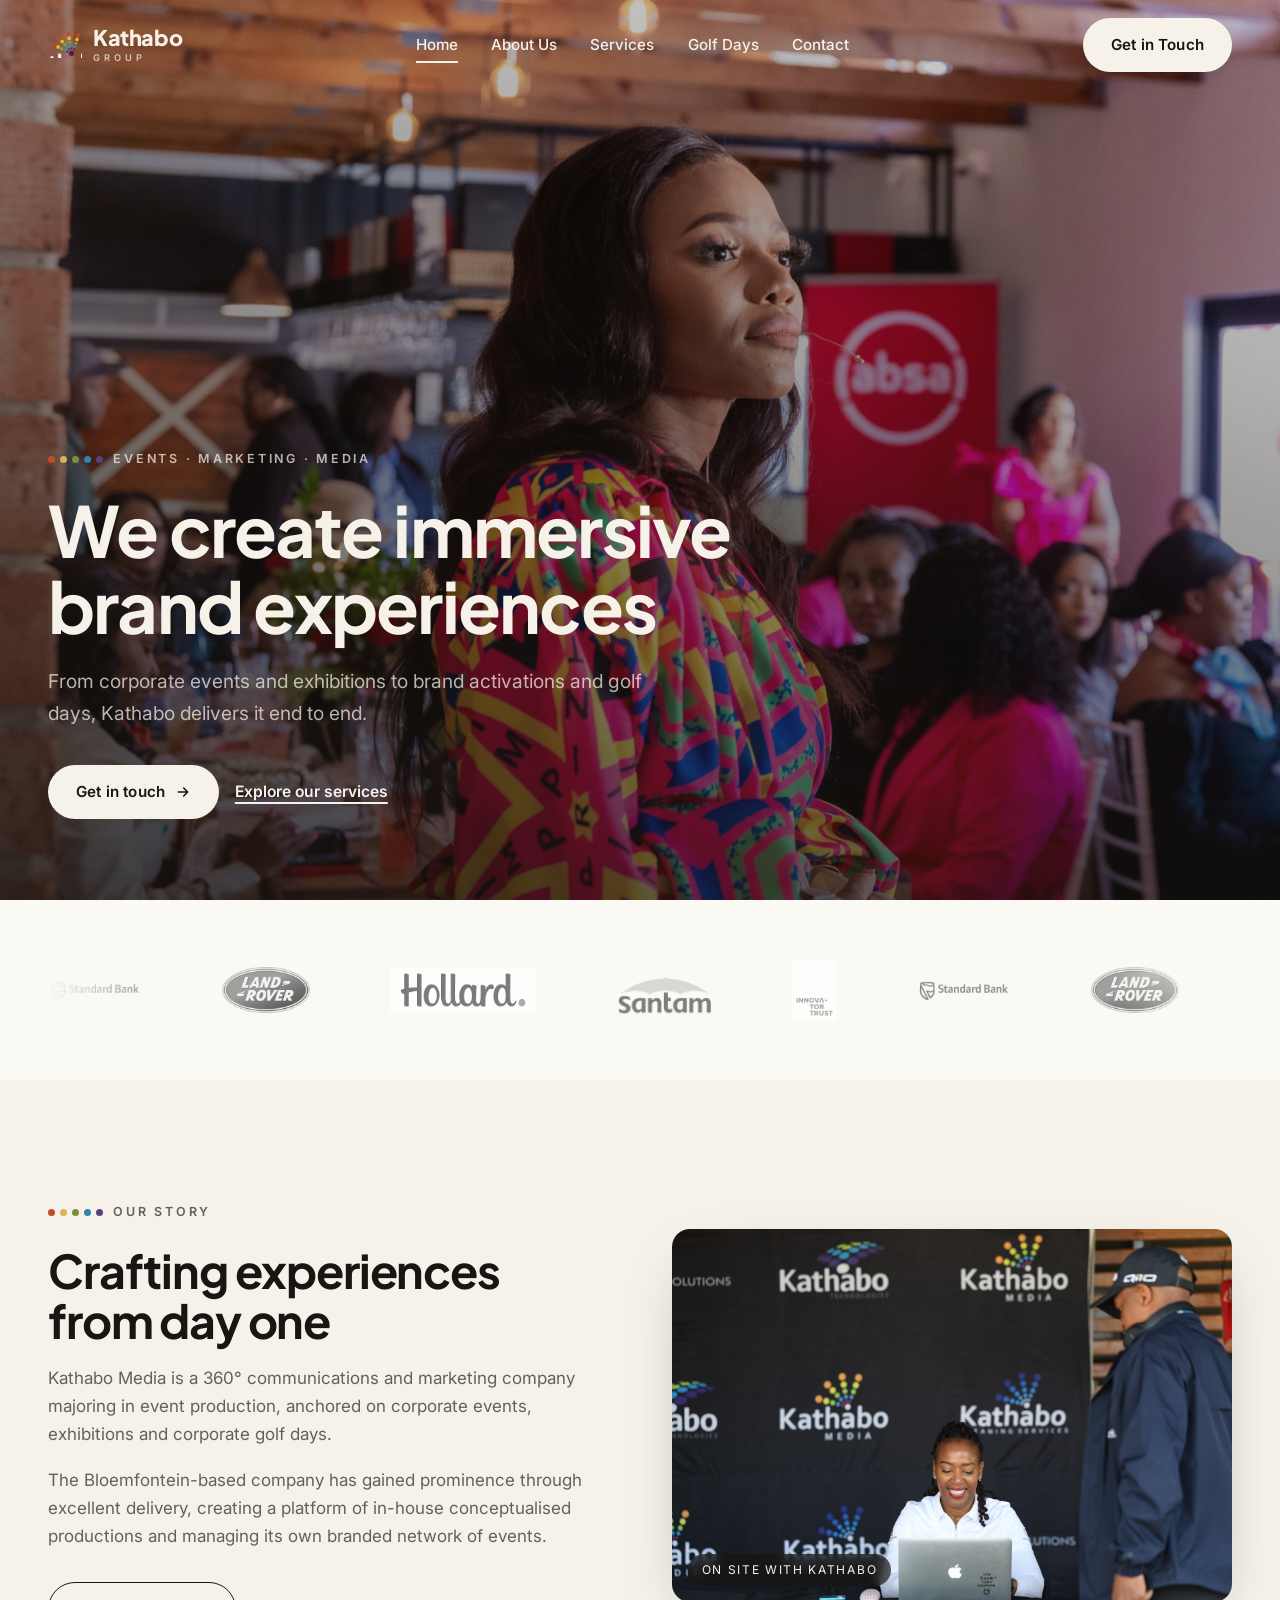
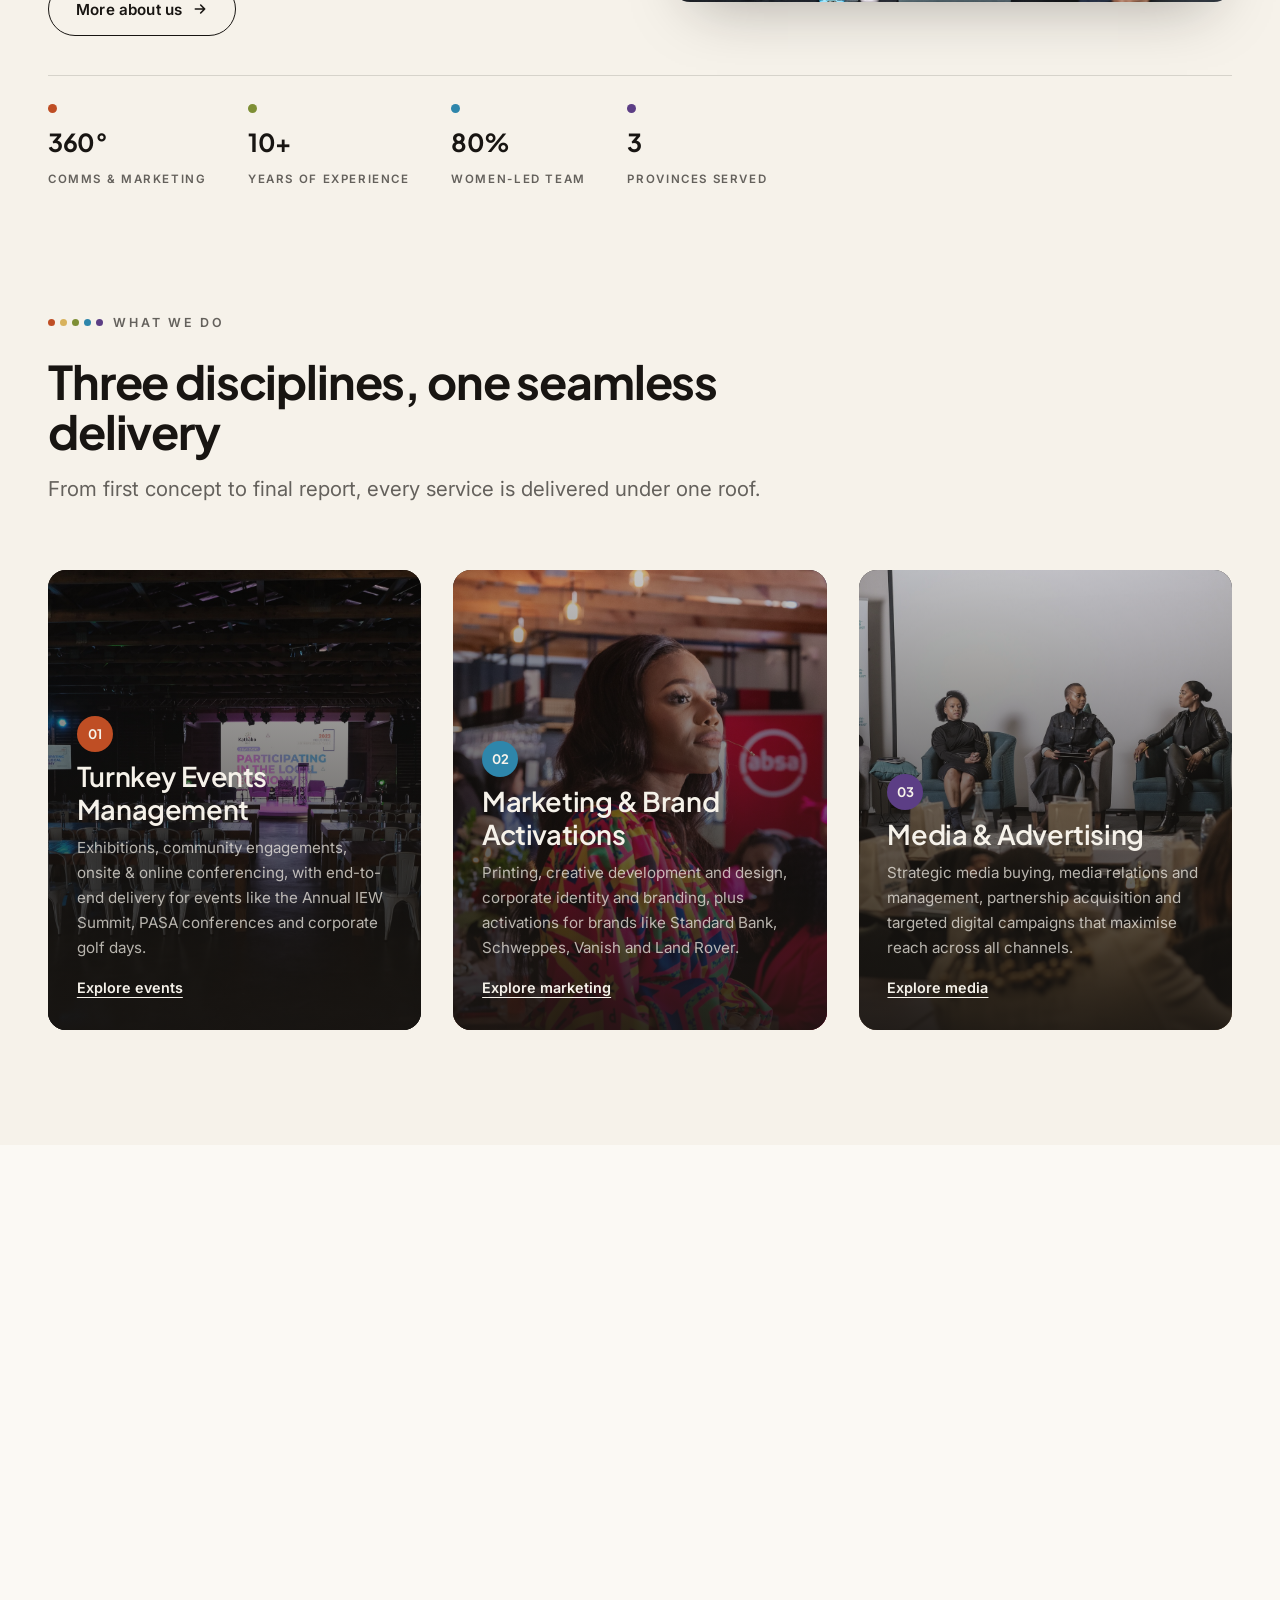
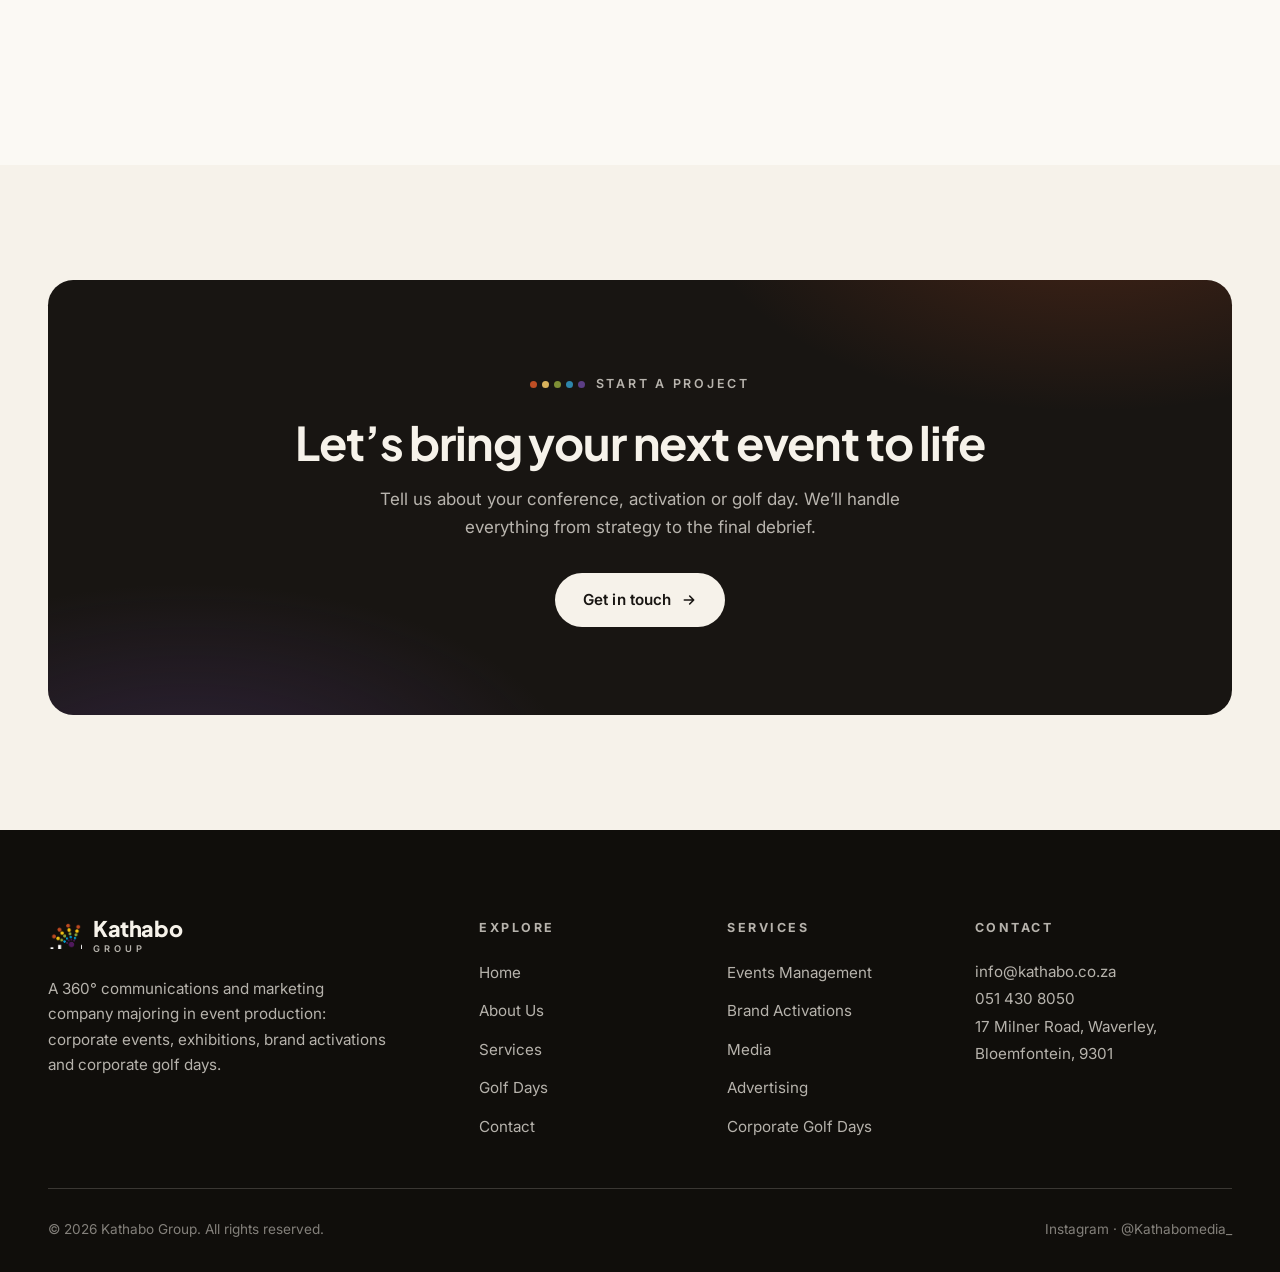
<file: index.html>
<!DOCTYPE html>
<html lang="en">
<head>
  <meta charset="UTF-8">
  <meta name="viewport" content="width=device-width, initial-scale=1.0">
  <title>Kathabo Group | 360° Communications, Marketing &amp; Event Production</title>
  <meta name="description" content="Kathabo Media is a Bloemfontein-based 360° communications and marketing company majoring in event production: corporate events, exhibitions, brand activations and corporate golf days.">
  <link rel="icon" type="image/png" href="assets/img/logos/favicon.png">
  <link rel="preconnect" href="https://fonts.googleapis.com">
  <link rel="preconnect" href="https://fonts.gstatic.com" crossorigin>
  <link href="https://fonts.googleapis.com/css2?family=Inter:wght@400;500;600;700&family=Plus+Jakarta+Sans:ital,wght@0,500;0,600;0,700;0,800;1,600&display=swap" rel="stylesheet">
  <link rel="stylesheet" href="assets/css/styles.css">
</head>
<body>

<header class="site-header overlay">
  <div class="wrap bar">
    <a class="brand" href="index.html" aria-label="Kathabo Group home">
      <img src="assets/img/logos/kathabo-mark.png" alt="">
      <span class="word">Kathabo<small>Group</small></span>
    </a>
    <nav class="nav-links" aria-label="Primary">
      <a href="index.html" class="active">Home</a>
      <a href="about.html">About Us</a>
      <a href="services.html">Services</a>
      <a href="golf.html">Golf Days</a>
      <a href="contact.html">Contact</a>
    </nav>
    <a class="btn btn-ink" href="contact.html">Get in Touch</a>
    <button class="nav-toggle" aria-label="Open menu" aria-expanded="false">
      <span></span><span></span><span></span>
    </button>
  </div>
</header>

<div class="mobile-menu" id="mobileMenu">
  <a href="index.html" class="active">Home</a>
  <a href="about.html">About Us</a>
  <a href="services.html">Services</a>
  <a href="golf.html">Golf Days</a>
  <a href="contact.html">Contact</a>
  <span class="dots" aria-hidden="true"><i></i><i></i><i></i><i></i><i></i></span>
</div>

<main>

  <!-- ============ HERO ============ -->
  <section class="hero" id="hero">
    <div class="slides" aria-hidden="true">
      <div class="slide active"><img src="assets/img/events/absa-womens-event.jpg" alt=""></div>
      <div class="slide"><img src="assets/img/golf/2024-fairway-willows.jpg" alt=""></div>
      <div class="slide"><img src="assets/img/events/iew-stage.jpg" alt=""></div>
    </div>
    <div class="wrap">
      <span class="eyebrow"><span class="dots" aria-hidden="true"><i></i><i></i><i></i><i></i><i></i></span> Events · Marketing · Media</span>
      <h1>We create immersive brand experiences</h1>
      <p>From corporate events and exhibitions to brand activations and golf days, Kathabo delivers it end to end.</p>
      <div class="cta-row">
        <a class="btn btn-paper" href="contact.html">Get in touch
          <svg width="16" height="16" viewBox="0 0 24 24" fill="none" stroke="currentColor" stroke-width="2.4" stroke-linecap="round" stroke-linejoin="round"><path d="M5 12h14M13 6l6 6-6 6"/></svg>
        </a>
        <a class="link-arrow" href="services.html">Explore our services</a>
      </div>
    </div>
  </section>

  <!-- ============ TRUSTED BY ============ -->
  <section class="on-cream" style="padding-block:clamp(2.2rem,4.5vw,3.2rem);">
    <div class="wrap">
      <div class="marquee" role="img" aria-label="Trusted by Standard Bank, Land Rover, Hollard, Santam and the Innovator Trust">
        <div class="marquee-track">
          <div class="logo-set">
            <img src="assets/img/logos/standard-bank.png" alt="" class="lg" loading="lazy">
            <img src="assets/img/logos/land-rover.png" alt="" loading="lazy">
            <img src="assets/img/logos/hollard.png" alt="" loading="lazy">
            <img src="assets/img/logos/santam.png" alt="" class="md" loading="lazy">
            <img src="assets/img/logos/innovator-trust.png" alt="" class="md" loading="lazy">
          </div>
          <div class="logo-set" aria-hidden="true">
            <img src="assets/img/logos/standard-bank.png" alt="" class="lg" loading="lazy">
            <img src="assets/img/logos/land-rover.png" alt="" loading="lazy">
            <img src="assets/img/logos/hollard.png" alt="" loading="lazy">
            <img src="assets/img/logos/santam.png" alt="" class="md" loading="lazy">
            <img src="assets/img/logos/innovator-trust.png" alt="" class="md" loading="lazy">
          </div>
        </div>
      </div>
    </div>
  </section>

  <!-- ============ OUR STORY ============ -->
  <section class="section">
    <div class="wrap">
      <div class="grid-2">
        <div class="reveal">
          <span class="eyebrow"><span class="dots" aria-hidden="true"><i></i><i></i><i></i><i></i><i></i></span> Our Story</span>
          <h2 class="display" style="font-size:clamp(1.85rem,4vw,2.9rem); margin-bottom:1.2rem;">Crafting experiences from day one</h2>
          <p style="color:var(--muted); margin-bottom:1.1rem;">Kathabo Media is a 360° communications and marketing company majoring in event production, anchored on corporate events, exhibitions and corporate golf days.</p>
          <p style="color:var(--muted);">The Bloemfontein-based company has gained prominence through excellent delivery, creating a platform of in-house conceptualised productions and managing its own branded network of events.</p>
          <div class="cta-row" style="margin-top:2rem;">
            <a class="btn btn-ghost-ink" href="about.html">More about us
              <svg width="16" height="16" viewBox="0 0 24 24" fill="none" stroke="currentColor" stroke-width="2.4" stroke-linecap="round" stroke-linejoin="round"><path d="M5 12h14M13 6l6 6-6 6"/></svg>
            </a>
          </div>
        </div>
        <div class="feature reveal" style="--d:.15s;">
          <div class="pic">
            <img src="assets/img/events/kathabo-registration.jpg" alt="Kathabo Media coordinator managing guest registration at a branded event desk" loading="lazy">
            <span class="credit">On site with Kathabo</span>
          </div>
        </div>
      </div>
      <div class="stat-row reveal">
        <div><b>360°</b><span>Comms &amp; marketing</span></div>
        <div><b>10+</b><span>Years of experience</span></div>
        <div><b>80%</b><span>Women-led team</span></div>
        <div><b>3</b><span>Provinces served</span></div>
      </div>
    </div>
  </section>

  <!-- ============ WHAT WE DO ============ -->
  <section class="section" style="padding-top:0;">
    <div class="wrap">
      <div class="section-head reveal">
        <span class="eyebrow"><span class="dots" aria-hidden="true"><i></i><i></i><i></i><i></i><i></i></span> What We Do</span>
        <h2>Three disciplines, one seamless delivery</h2>
        <p class="lead">From first concept to final report, every service is delivered under one roof.</p>
      </div>
      <div class="pillars">
        <a class="pillar reveal" href="services.html#events">
          <img src="assets/img/events/iew-venue.jpg" alt="Conference venue produced by Kathabo Media" loading="lazy">
          <div class="body">
            <span class="num">01</span>
            <h3>Turnkey Events Management</h3>
            <p>Exhibitions, community engagements, onsite &amp; online conferencing, with end-to-end delivery for events like the Annual IEW Summit, PASA conferences and corporate golf days.</p>
            <span class="more">Explore events</span>
          </div>
        </a>
        <a class="pillar reveal" style="--d:.12s;" href="services.html#activations">
          <img src="assets/img/events/absa-womens-event.jpg" alt="Brand activation event produced by Kathabo" loading="lazy">
          <div class="body">
            <span class="num">02</span>
            <h3>Marketing &amp; Brand Activations</h3>
            <p>Printing, creative development and design, corporate identity and branding, plus activations for brands like Standard Bank, Schweppes, Vanish and Land Rover.</p>
            <span class="more">Explore marketing</span>
          </div>
        </a>
        <a class="pillar reveal" style="--d:.24s;" href="services.html#media">
          <img src="assets/img/events/conference-panel.jpg" alt="Broadcast panel discussion produced by Kathabo Media" loading="lazy">
          <div class="body">
            <span class="num">03</span>
            <h3>Media &amp; Advertising</h3>
            <p>Strategic media buying, media relations and management, partnership acquisition and targeted digital campaigns that maximise reach across all channels.</p>
            <span class="more">Explore media</span>
          </div>
        </a>
      </div>
    </div>
  </section>

  <!-- ============ PROJECT SPOTLIGHT ============ -->
  <section class="section on-cream">
    <div class="wrap feature light">
      <div class="pic reveal">
        <img src="assets/img/golf/2023-team-backdrop.jpg" alt="A four-ball team at the Kathabo Golf Challenge media backdrop" loading="lazy">
        <span class="credit">Kathabo Golf Challenge</span>
      </div>
      <div class="body reveal" style="--d:.15s;">
        <span class="eyebrow"><span class="dots" aria-hidden="true"><i></i><i></i><i></i><i></i><i></i></span> Project Spotlight</span>
        <h2>The Kathabo Golf Challenge</h2>
        <p>Our flagship corporate golf day, formerly known as the Macufe Golf Day, brings business leaders, entrepreneurs and sponsors together on the fairways of the Bloemfontein Golf Course.</p>
        <div class="facts">
          <span class="fact"><b>30</b> four-ball teams</span>
          <span class="fact"><b>120+</b> players</span>
        </div>
        <a class="btn btn-ink" href="golf.html">View our golf days
          <svg width="16" height="16" viewBox="0 0 24 24" fill="none" stroke="currentColor" stroke-width="2.4" stroke-linecap="round" stroke-linejoin="round"><path d="M5 12h14M13 6l6 6-6 6"/></svg>
        </a>
      </div>
    </div>
  </section>

  <!-- ============ CTA ============ -->
  <section class="section">
    <div class="wrap">
      <div class="cta-band reveal">
        <span class="eyebrow"><span class="dots" aria-hidden="true"><i></i><i></i><i></i><i></i><i></i></span> Start a Project</span>
        <h2>Let’s bring your next event to life</h2>
        <p>Tell us about your conference, activation or golf day. We’ll handle everything from strategy to the final debrief.</p>
        <a class="btn btn-paper" href="contact.html">Get in touch
          <svg width="16" height="16" viewBox="0 0 24 24" fill="none" stroke="currentColor" stroke-width="2.4" stroke-linecap="round" stroke-linejoin="round"><path d="M5 12h14M13 6l6 6-6 6"/></svg>
        </a>
      </div>
    </div>
  </section>

</main>

<footer class="site-footer">
  <div class="wrap">
    <div class="footer-grid">
      <div>
        <a class="brand" href="index.html">
          <img src="assets/img/logos/kathabo-mark.png" alt="">
          <span class="word">Kathabo<small>Group</small></span>
        </a>
        <p class="about">A 360° communications and marketing company majoring in event production: corporate events, exhibitions, brand activations and corporate golf days.</p>
      </div>
      <div>
        <h4>Explore</h4>
        <ul>
          <li><a href="index.html">Home</a></li>
          <li><a href="about.html">About Us</a></li>
          <li><a href="services.html">Services</a></li>
          <li><a href="golf.html">Golf Days</a></li>
          <li><a href="contact.html">Contact</a></li>
        </ul>
      </div>
      <div>
        <h4>Services</h4>
        <ul>
          <li><a href="services.html#events">Events Management</a></li>
          <li><a href="services.html#activations">Brand Activations</a></li>
          <li><a href="services.html#media">Media</a></li>
          <li><a href="services.html#advertising">Advertising</a></li>
          <li><a href="golf.html">Corporate Golf Days</a></li>
        </ul>
      </div>
      <div>
        <h4>Contact</h4>
        <address>
          <a href="mailto:info@kathabo.co.za">info@kathabo.co.za</a><br>
          <a href="tel:+27514308050">051 430 8050</a><br>
          17 Milner Road, Waverley,<br>
          Bloemfontein, 9301
        </address>
      </div>
    </div>
    <div class="footer-bottom">
      <span>© <span id="year">2026</span> Kathabo Group. All rights reserved.</span>
      <span><a href="https://www.instagram.com/kathabomedia_/" rel="noopener" target="_blank">Instagram · @Kathabomedia_</a></span>
    </div>
  </div>
</footer>

<script src="assets/js/main.js"></script>
</body>
</html>
</file>
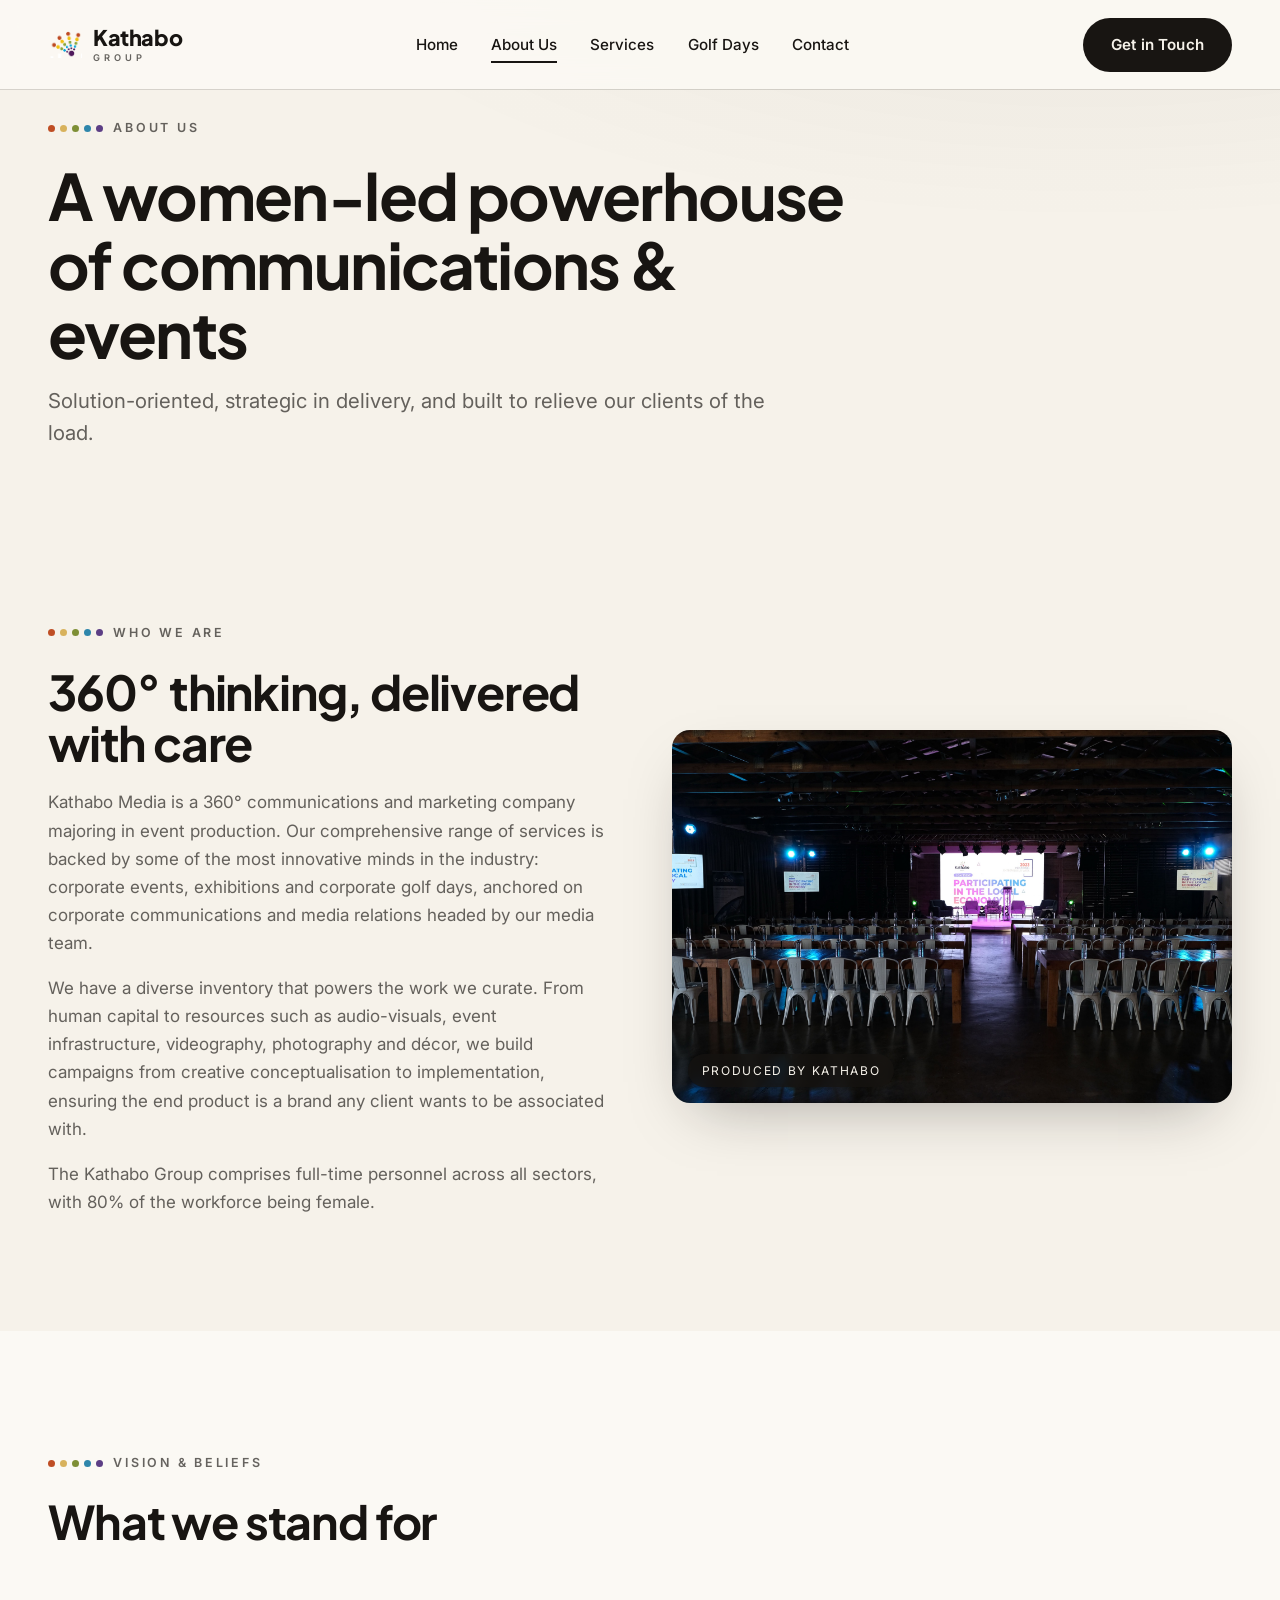
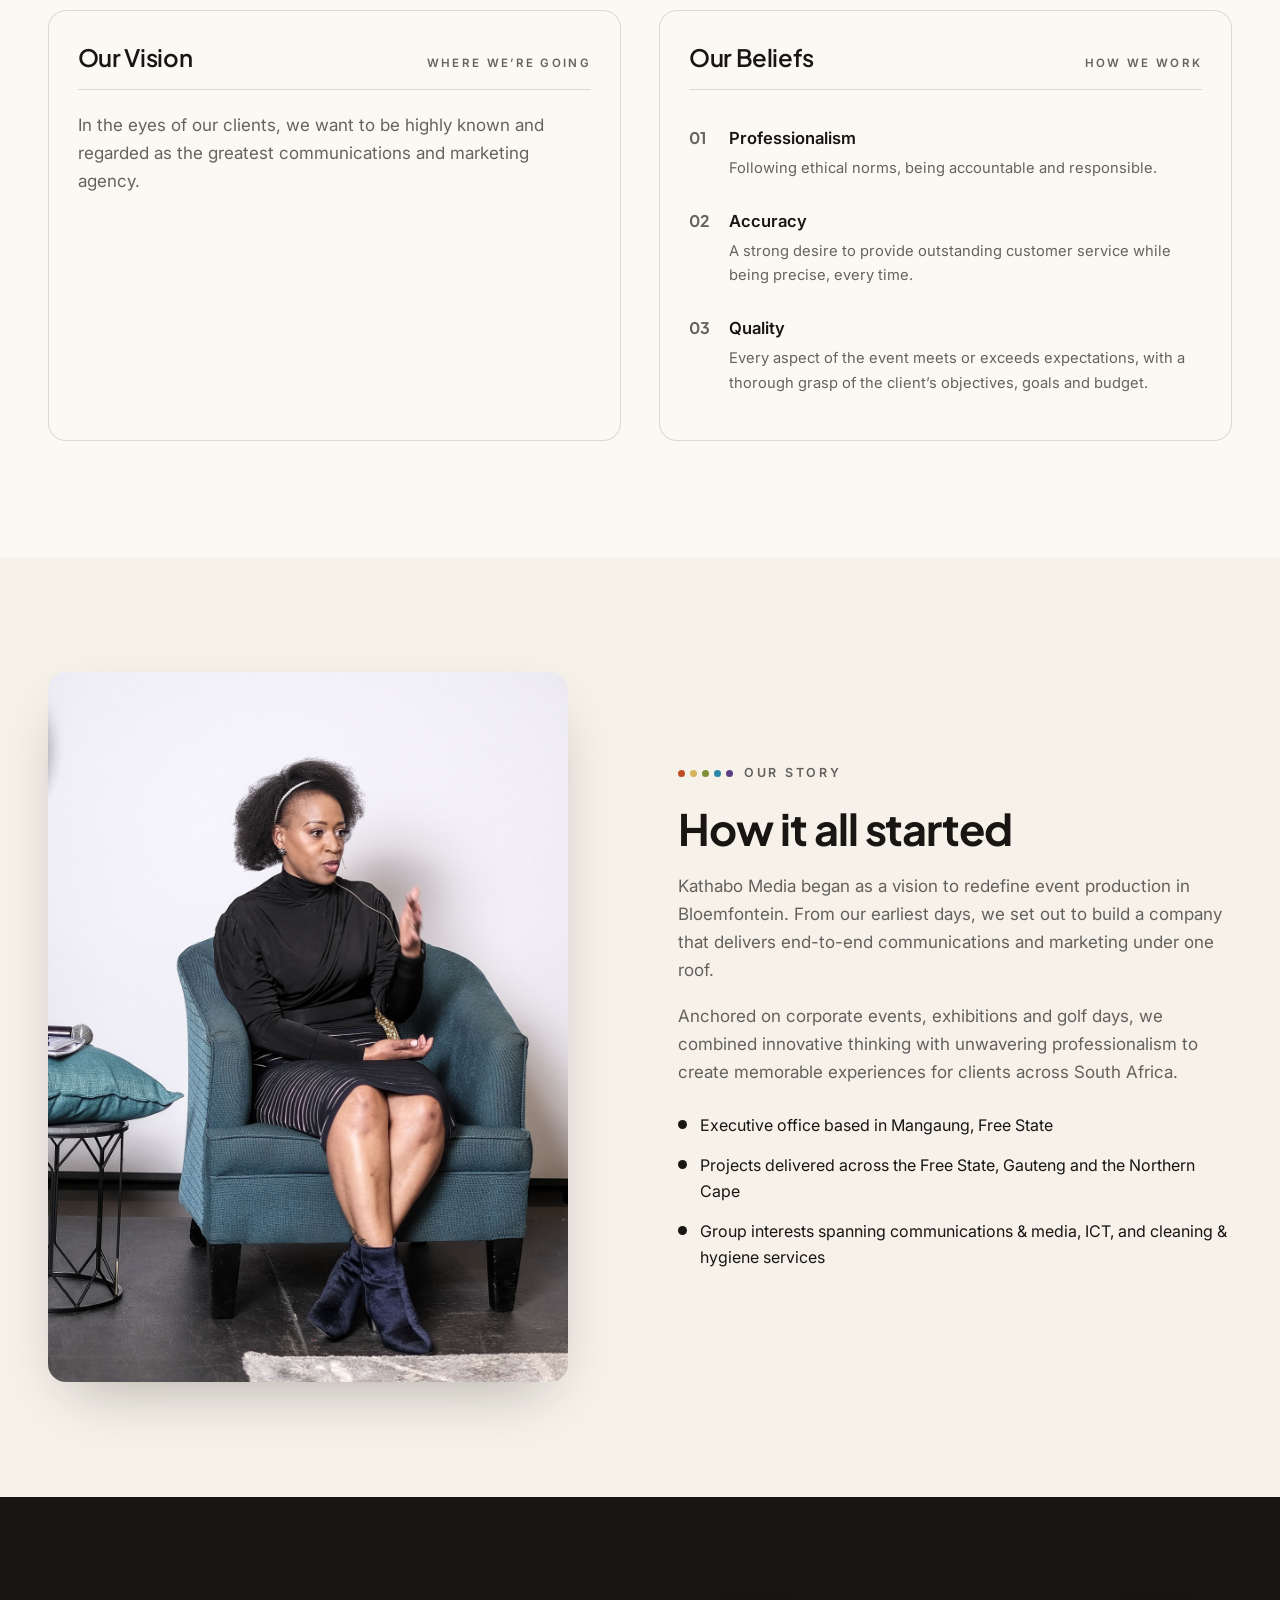
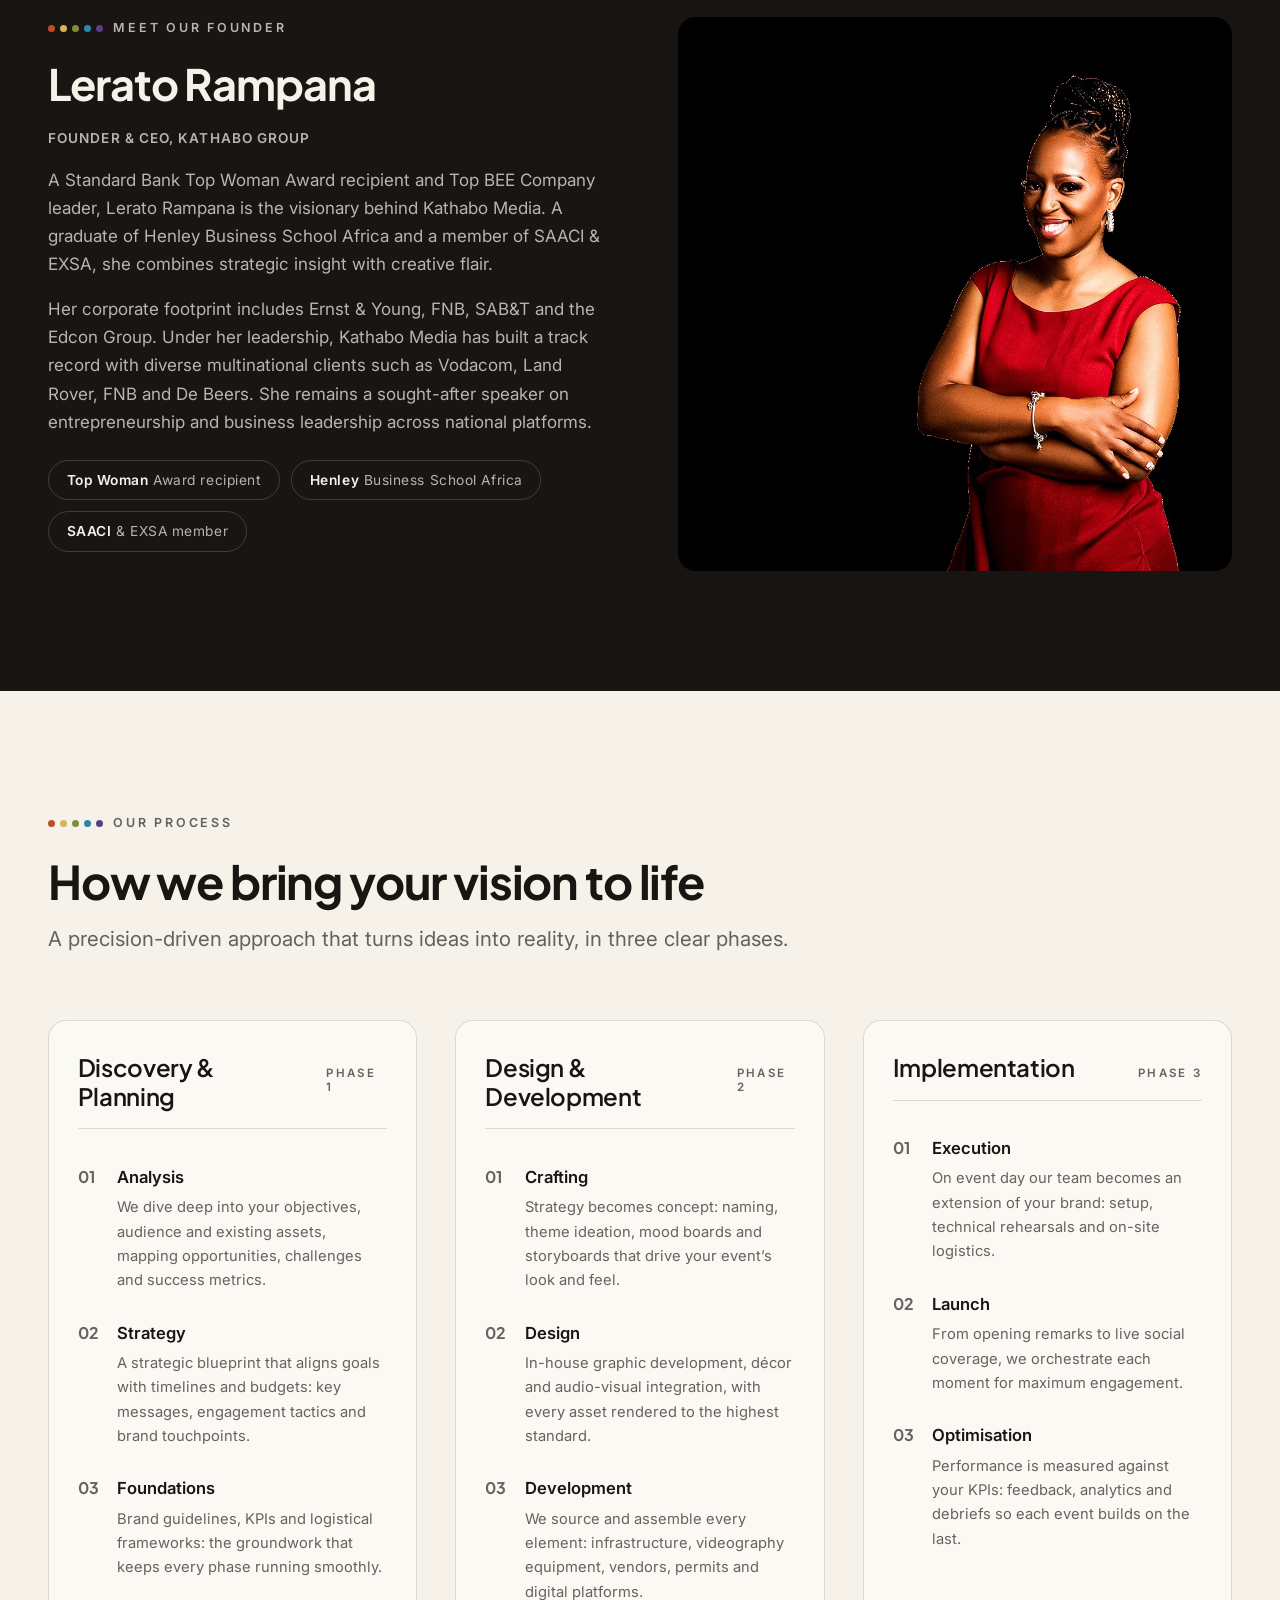
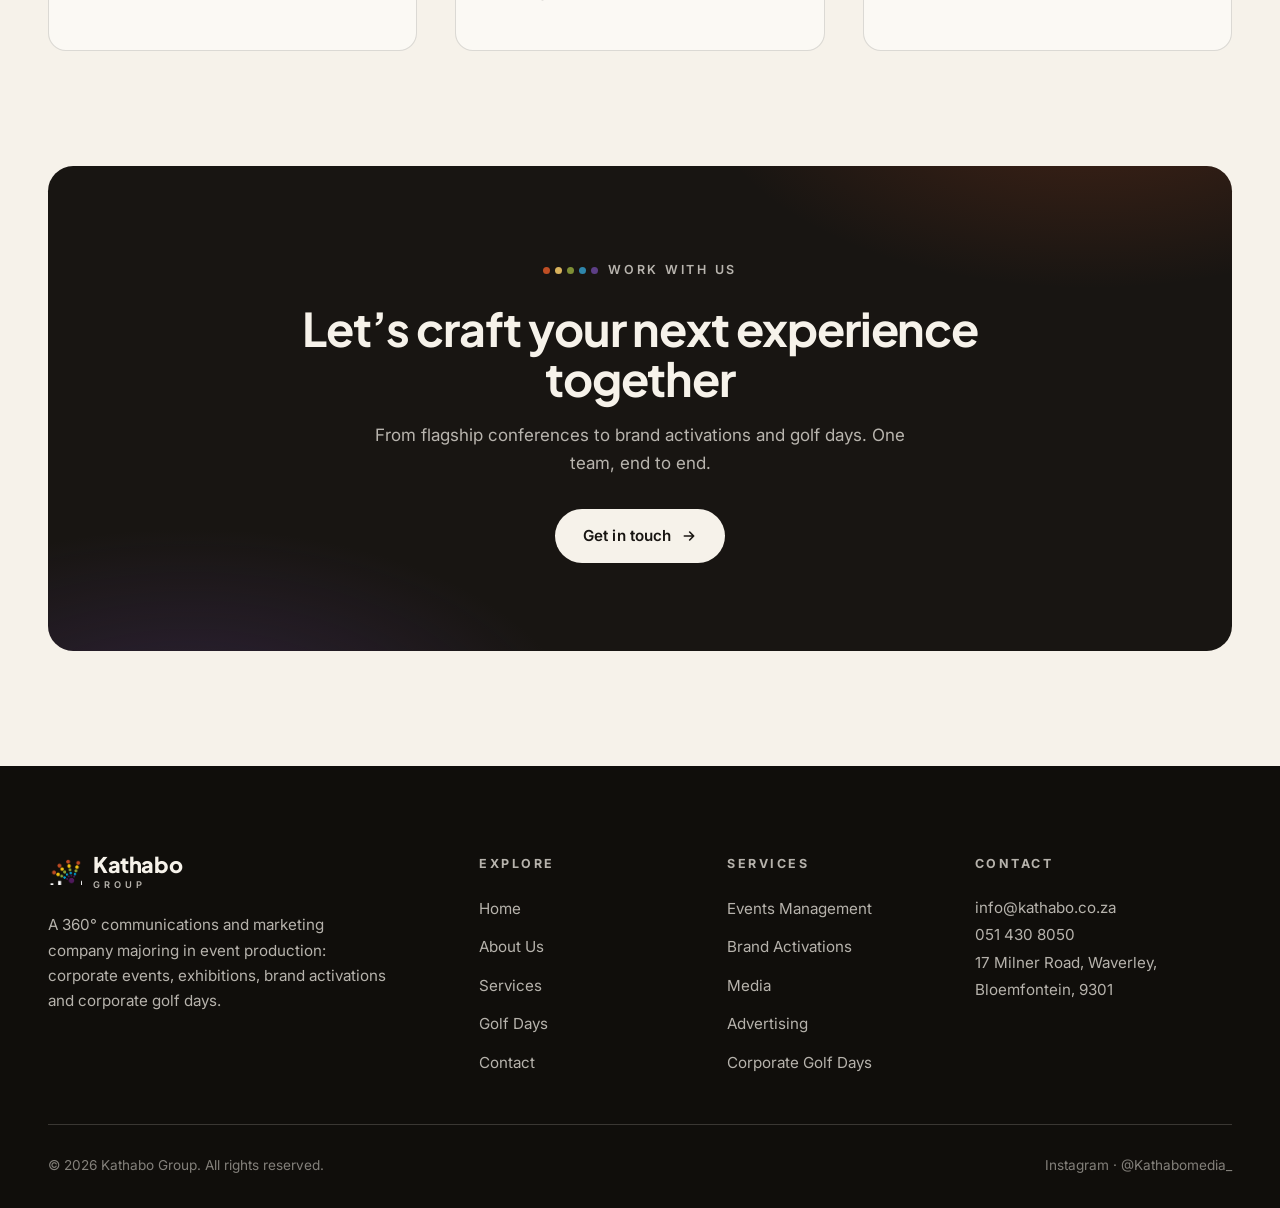
<file: about.html>
<!DOCTYPE html>
<html lang="en">
<head>
  <meta charset="UTF-8">
  <meta name="viewport" content="width=device-width, initial-scale=1.0">
  <title>About Us | Kathabo Group</title>
  <meta name="description" content="Meet Kathabo Media, a Bloemfontein-based, women-led 360° communications and marketing company. Our story, our vision, our founder Lerato Rampana and how we work.">
  <link rel="icon" type="image/png" href="assets/img/logos/favicon.png">
  <link rel="preconnect" href="https://fonts.googleapis.com">
  <link rel="preconnect" href="https://fonts.gstatic.com" crossorigin>
  <link href="https://fonts.googleapis.com/css2?family=Inter:wght@400;500;600;700&family=Plus+Jakarta+Sans:ital,wght@0,500;0,600;0,700;0,800;1,600&display=swap" rel="stylesheet">
  <link rel="stylesheet" href="assets/css/styles.css">
</head>
<body>

<header class="site-header solid">
  <div class="wrap bar">
    <a class="brand" href="index.html" aria-label="Kathabo Group home">
      <img src="assets/img/logos/kathabo-mark.png" alt="">
      <span class="word">Kathabo<small>Group</small></span>
    </a>
    <nav class="nav-links" aria-label="Primary">
      <a href="index.html">Home</a>
      <a href="about.html" class="active">About Us</a>
      <a href="services.html">Services</a>
      <a href="golf.html">Golf Days</a>
      <a href="contact.html">Contact</a>
    </nav>
    <a class="btn btn-ink" href="contact.html">Get in Touch</a>
    <button class="nav-toggle" aria-label="Open menu" aria-expanded="false">
      <span></span><span></span><span></span>
    </button>
  </div>
</header>

<div class="mobile-menu" id="mobileMenu">
  <a href="index.html">Home</a>
  <a href="about.html" class="active">About Us</a>
  <a href="services.html">Services</a>
  <a href="golf.html">Golf Days</a>
  <a href="contact.html">Contact</a>
  <span class="dots" aria-hidden="true"><i></i><i></i><i></i><i></i><i></i></span>
</div>

<main>

  <!-- ============ PAGE HERO ============ -->
  <section class="page-hero plain">
    <div class="wrap">
      <span class="eyebrow"><span class="dots" aria-hidden="true"><i></i><i></i><i></i><i></i><i></i></span> About Us</span>
      <h1>A women-led powerhouse of communications &amp; events</h1>
      <p class="lead">Solution-oriented, strategic in delivery, and built to relieve our clients of the load.</p>
    </div>
  </section>

  <!-- ============ WHO WE ARE ============ -->
  <section class="section">
    <div class="wrap grid-2">
      <div class="reveal">
        <span class="eyebrow"><span class="dots" aria-hidden="true"><i></i><i></i><i></i><i></i><i></i></span> Who We Are</span>
        <h2 class="display" style="font-size:clamp(2rem,4vw,3rem); margin-bottom:1.2rem;">360° thinking, delivered with care</h2>
        <p style="color:var(--muted); margin-bottom:1.1rem;">Kathabo Media is a 360° communications and marketing company majoring in event production. Our comprehensive range of services is backed by some of the most innovative minds in the industry: corporate events, exhibitions and corporate golf days, anchored on corporate communications and media relations headed by our media team.</p>
        <p style="color:var(--muted); margin-bottom:1.1rem;">We have a diverse inventory that powers the work we curate. From human capital to resources such as audio-visuals, event infrastructure, videography, photography and décor, we build campaigns from creative conceptualisation to implementation, ensuring the end product is a brand any client wants to be associated with.</p>
        <p style="color:var(--muted);">The Kathabo Group comprises full-time personnel across all sectors, with 80% of the workforce being female.</p>
      </div>
      <div class="feature reveal" style="--d:.15s;">
        <div class="pic">
          <img src="assets/img/events/iew-venue.jpg" alt="A conference venue built and produced by Kathabo Media" loading="lazy">
          <span class="credit">Produced by Kathabo</span>
        </div>
      </div>
    </div>
  </section>

  <!-- ============ VISION & BELIEFS ============ -->
  <section class="section on-cream">
    <div class="wrap">
      <div class="section-head reveal">
        <span class="eyebrow"><span class="dots" aria-hidden="true"><i></i><i></i><i></i><i></i><i></i></span> Vision &amp; Beliefs</span>
        <h2>What we stand for</h2>
      </div>
      <div class="process">
        <div class="phase reveal">
          <h3>Our Vision <span class="tag">Where we’re going</span></h3>
          <p style="color:var(--muted);">In the eyes of our clients, we want to be highly known and regarded as the greatest communications and marketing agency.</p>
        </div>
        <div class="phase reveal" style="--d:.12s;">
          <h3>Our Beliefs <span class="tag">How we work</span></h3>
          <div class="step"><span class="n">01</span><div><h4>Professionalism</h4><p>Following ethical norms, being accountable and responsible.</p></div></div>
          <div class="step"><span class="n">02</span><div><h4>Accuracy</h4><p>A strong desire to provide outstanding customer service while being precise, every time.</p></div></div>
          <div class="step"><span class="n">03</span><div><h4>Quality</h4><p>Every aspect of the event meets or exceeds expectations, with a thorough grasp of the client’s objectives, goals and budget.</p></div></div>
        </div>
      </div>
    </div>
  </section>

  <!-- ============ HOW IT ALL STARTED ============ -->
  <section class="section">
    <div class="wrap feature light">
      <div class="pic reveal" style="max-width:520px;">
        <img src="assets/img/people/lerato-studio.jpg" alt="Kathabo Media founder seated in a studio portrait" loading="lazy">
      </div>
      <div class="body reveal" style="--d:.15s;">
        <span class="eyebrow"><span class="dots" aria-hidden="true"><i></i><i></i><i></i><i></i><i></i></span> Our Story</span>
        <h2>How it all started</h2>
        <p>Kathabo Media began as a vision to redefine event production in Bloemfontein. From our earliest days, we set out to build a company that delivers end-to-end communications and marketing under one roof.</p>
        <p>Anchored on corporate events, exhibitions and golf days, we combined innovative thinking with unwavering professionalism to create memorable experiences for clients across South Africa.</p>
        <ul class="checklist">
          <li>Executive office based in Mangaung, Free State</li>
          <li>Projects delivered across the Free State, Gauteng and the Northern Cape</li>
          <li>Group interests spanning communications &amp; media, ICT, and cleaning &amp; hygiene services</li>
        </ul>
      </div>
    </div>
  </section>

  <!-- ============ FOUNDER ============ -->
  <section class="section on-dark">
    <div class="wrap feature">
      <div class="body reveal">
        <span class="eyebrow"><span class="dots" aria-hidden="true"><i></i><i></i><i></i><i></i><i></i></span> Meet Our Founder</span>
        <h2>Lerato Rampana</h2>
        <p style="color:var(--muted-light); font-weight:600; letter-spacing:.08em; text-transform:uppercase; font-size:.85rem; margin-bottom:1rem;">Founder &amp; CEO, Kathabo Group</p>
        <p>A Standard Bank Top Woman Award recipient and Top BEE Company leader, Lerato Rampana is the visionary behind Kathabo Media. A graduate of Henley Business School Africa and a member of SAACI &amp; EXSA, she combines strategic insight with creative flair.</p>
        <p>Her corporate footprint includes Ernst &amp; Young, FNB, SAB&amp;T and the Edcon Group. Under her leadership, Kathabo Media has built a track record with diverse multinational clients such as Vodacom, Land Rover, FNB and De Beers. She remains a sought-after speaker on entrepreneurship and business leadership across national platforms.</p>
        <div class="facts">
          <span class="fact"><b>Top Woman</b> Award recipient</span>
          <span class="fact"><b>Henley</b> Business School Africa</span>
          <span class="fact"><b>SAACI</b> &amp; EXSA member</span>
        </div>
      </div>
      <div class="pic reveal" style="--d:.15s; border-radius:var(--radius); overflow:hidden; box-shadow:var(--shadow);">
        <img src="assets/img/people/lerato-rampana.jpg" alt="Portrait of Lerato Rampana, Founder and CEO of Kathabo Group" loading="lazy">
      </div>
    </div>
  </section>

  <!-- ============ PROCESS ============ -->
  <section class="section">
    <div class="wrap">
      <div class="section-head reveal">
        <span class="eyebrow"><span class="dots" aria-hidden="true"><i></i><i></i><i></i><i></i><i></i></span> Our Process</span>
        <h2>How we bring your vision to life</h2>
        <p class="lead">A precision-driven approach that turns ideas into reality, in three clear phases.</p>
      </div>
      <div class="process">
        <div class="phase reveal">
          <h3>Discovery &amp; Planning <span class="tag">Phase 1</span></h3>
          <div class="step"><span class="n">01</span><div><h4>Analysis</h4><p>We dive deep into your objectives, audience and existing assets, mapping opportunities, challenges and success metrics.</p></div></div>
          <div class="step"><span class="n">02</span><div><h4>Strategy</h4><p>A strategic blueprint that aligns goals with timelines and budgets: key messages, engagement tactics and brand touchpoints.</p></div></div>
          <div class="step"><span class="n">03</span><div><h4>Foundations</h4><p>Brand guidelines, KPIs and logistical frameworks: the groundwork that keeps every phase running smoothly.</p></div></div>
        </div>
        <div class="phase reveal" style="--d:.12s;">
          <h3>Design &amp; Development <span class="tag">Phase 2</span></h3>
          <div class="step"><span class="n">01</span><div><h4>Crafting</h4><p>Strategy becomes concept: naming, theme ideation, mood boards and storyboards that drive your event’s look and feel.</p></div></div>
          <div class="step"><span class="n">02</span><div><h4>Design</h4><p>In-house graphic development, décor and audio-visual integration, with every asset rendered to the highest standard.</p></div></div>
          <div class="step"><span class="n">03</span><div><h4>Development</h4><p>We source and assemble every element: infrastructure, videography equipment, vendors, permits and digital platforms.</p></div></div>
        </div>
        <div class="phase reveal" style="--d:.24s;">
          <h3>Implementation <span class="tag">Phase 3</span></h3>
          <div class="step"><span class="n">01</span><div><h4>Execution</h4><p>On event day our team becomes an extension of your brand: setup, technical rehearsals and on-site logistics.</p></div></div>
          <div class="step"><span class="n">02</span><div><h4>Launch</h4><p>From opening remarks to live social coverage, we orchestrate each moment for maximum engagement.</p></div></div>
          <div class="step"><span class="n">03</span><div><h4>Optimisation</h4><p>Performance is measured against your KPIs: feedback, analytics and debriefs so each event builds on the last.</p></div></div>
        </div>
      </div>
    </div>
  </section>

  <!-- ============ CTA ============ -->
  <section class="section" style="padding-top:0;">
    <div class="wrap">
      <div class="cta-band reveal">
        <span class="eyebrow"><span class="dots" aria-hidden="true"><i></i><i></i><i></i><i></i><i></i></span> Work With Us</span>
        <h2>Let’s craft your next experience together</h2>
        <p>From flagship conferences to brand activations and golf days. One team, end to end.</p>
        <a class="btn btn-paper" href="contact.html">Get in touch
          <svg width="16" height="16" viewBox="0 0 24 24" fill="none" stroke="currentColor" stroke-width="2.4" stroke-linecap="round" stroke-linejoin="round"><path d="M5 12h14M13 6l6 6-6 6"/></svg>
        </a>
      </div>
    </div>
  </section>

</main>

<footer class="site-footer">
  <div class="wrap">
    <div class="footer-grid">
      <div>
        <a class="brand" href="index.html">
          <img src="assets/img/logos/kathabo-mark.png" alt="">
          <span class="word">Kathabo<small>Group</small></span>
        </a>
        <p class="about">A 360° communications and marketing company majoring in event production: corporate events, exhibitions, brand activations and corporate golf days.</p>
      </div>
      <div>
        <h4>Explore</h4>
        <ul>
          <li><a href="index.html">Home</a></li>
          <li><a href="about.html">About Us</a></li>
          <li><a href="services.html">Services</a></li>
          <li><a href="golf.html">Golf Days</a></li>
          <li><a href="contact.html">Contact</a></li>
        </ul>
      </div>
      <div>
        <h4>Services</h4>
        <ul>
          <li><a href="services.html#events">Events Management</a></li>
          <li><a href="services.html#activations">Brand Activations</a></li>
          <li><a href="services.html#media">Media</a></li>
          <li><a href="services.html#advertising">Advertising</a></li>
          <li><a href="golf.html">Corporate Golf Days</a></li>
        </ul>
      </div>
      <div>
        <h4>Contact</h4>
        <address>
          <a href="mailto:info@kathabo.co.za">info@kathabo.co.za</a><br>
          <a href="tel:+27514308050">051 430 8050</a><br>
          17 Milner Road, Waverley,<br>
          Bloemfontein, 9301
        </address>
      </div>
    </div>
    <div class="footer-bottom">
      <span>© <span id="year">2026</span> Kathabo Group. All rights reserved.</span>
      <span><a href="https://www.instagram.com/kathabomedia_/" rel="noopener" target="_blank">Instagram · @Kathabomedia_</a></span>
    </div>
  </div>
</footer>

<script src="assets/js/main.js"></script>
</body>
</html>
</file>
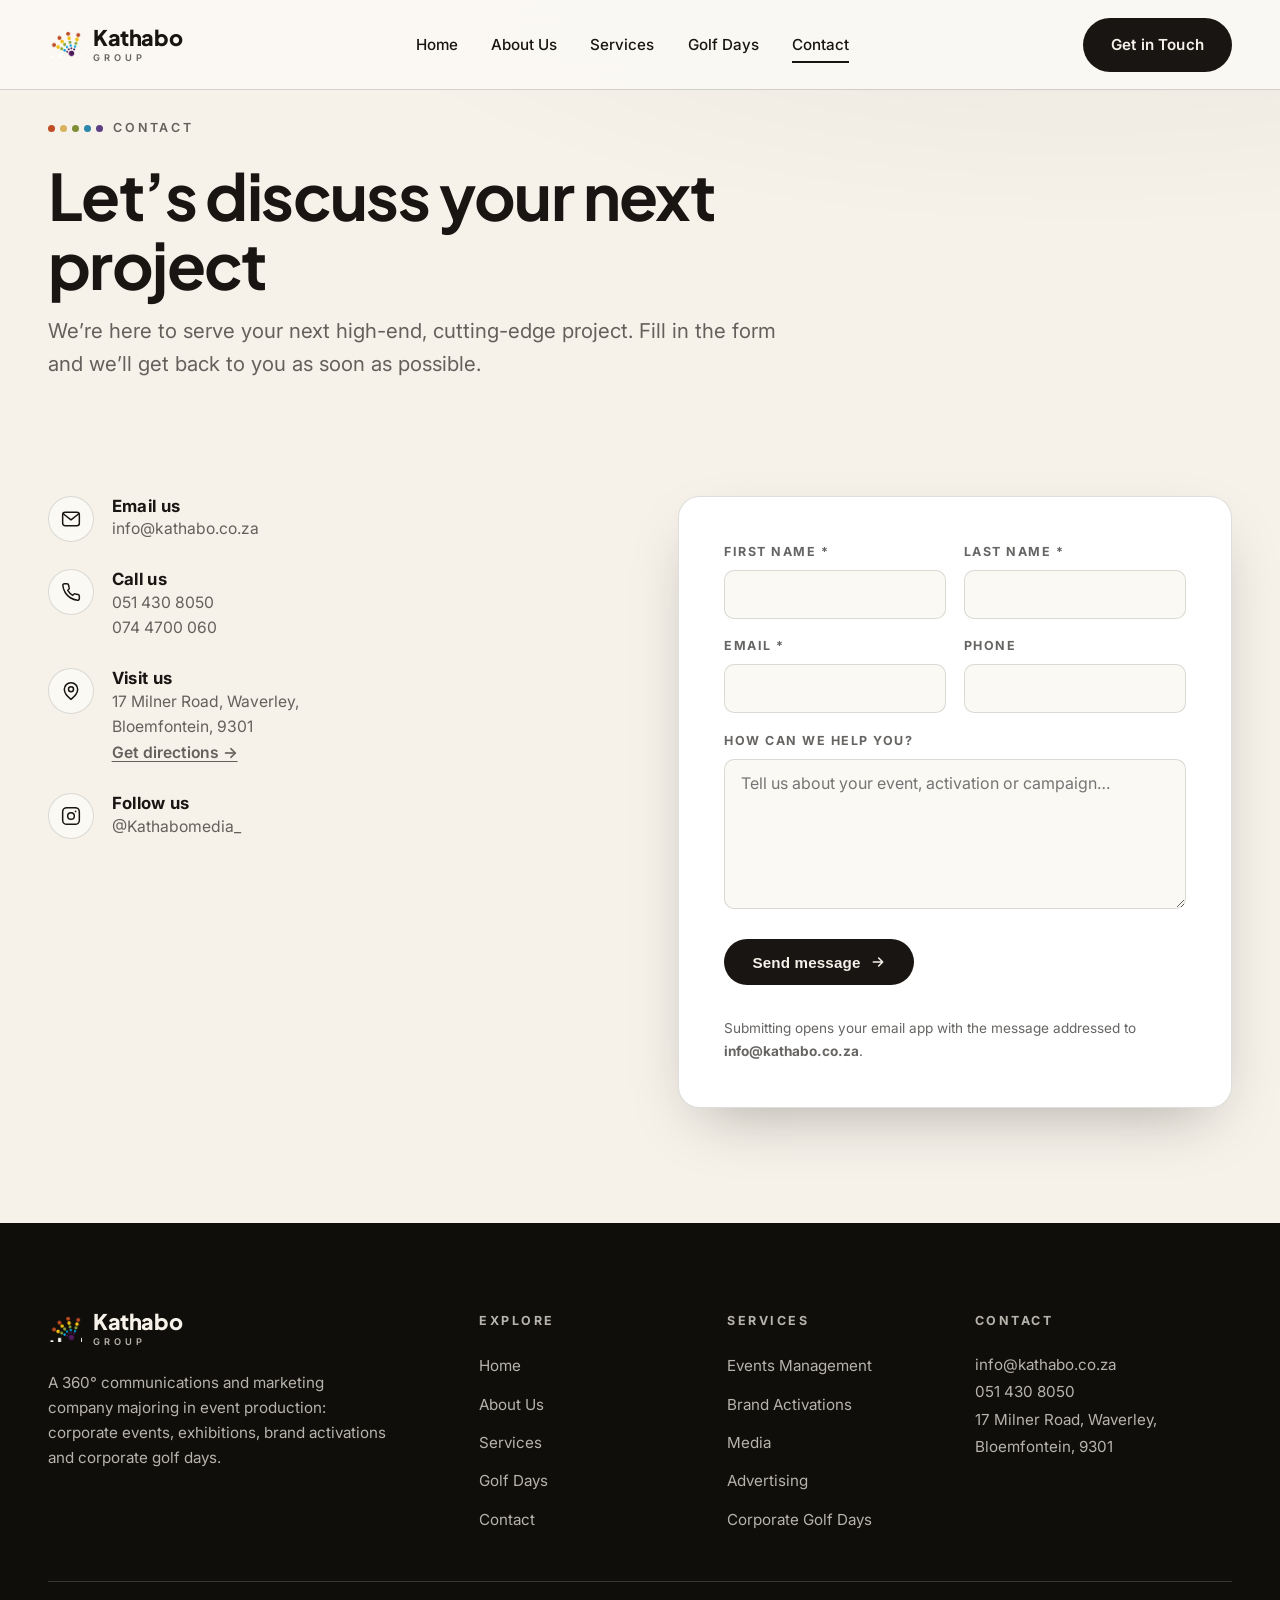
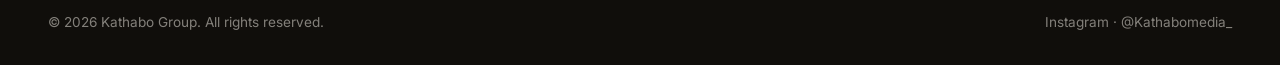
<file: contact.html>
<!DOCTYPE html>
<html lang="en">
<head>
  <meta charset="UTF-8">
  <meta name="viewport" content="width=device-width, initial-scale=1.0">
  <title>Contact | Kathabo Group</title>
  <meta name="description" content="Let's discuss your next project. Contact Kathabo Media in Bloemfontein: events, activations, media and marketing.">
  <link rel="icon" type="image/png" href="assets/img/logos/favicon.png">
  <link rel="preconnect" href="https://fonts.googleapis.com">
  <link rel="preconnect" href="https://fonts.gstatic.com" crossorigin>
  <link href="https://fonts.googleapis.com/css2?family=Inter:wght@400;500;600;700&family=Plus+Jakarta+Sans:ital,wght@0,500;0,600;0,700;0,800;1,600&display=swap" rel="stylesheet">
  <link rel="stylesheet" href="assets/css/styles.css">
</head>
<body>

<header class="site-header solid">
  <div class="wrap bar">
    <a class="brand" href="index.html" aria-label="Kathabo Group home">
      <img src="assets/img/logos/kathabo-mark.png" alt="">
      <span class="word">Kathabo<small>Group</small></span>
    </a>
    <nav class="nav-links" aria-label="Primary">
      <a href="index.html">Home</a>
      <a href="about.html">About Us</a>
      <a href="services.html">Services</a>
      <a href="golf.html">Golf Days</a>
      <a href="contact.html" class="active">Contact</a>
    </nav>
    <a class="btn btn-ink" href="contact.html">Get in Touch</a>
    <button class="nav-toggle" aria-label="Open menu" aria-expanded="false">
      <span></span><span></span><span></span>
    </button>
  </div>
</header>

<div class="mobile-menu" id="mobileMenu">
  <a href="index.html">Home</a>
  <a href="about.html">About Us</a>
  <a href="services.html">Services</a>
  <a href="golf.html">Golf Days</a>
  <a href="contact.html" class="active">Contact</a>
  <span class="dots" aria-hidden="true"><i></i><i></i><i></i><i></i><i></i></span>
</div>

<main>

  <!-- ============ PAGE HERO ============ -->
  <section class="page-hero plain">
    <div class="wrap">
      <span class="eyebrow"><span class="dots" aria-hidden="true"><i></i><i></i><i></i><i></i><i></i></span> Contact</span>
      <h1>Let’s discuss your next project</h1>
      <p class="lead">We’re here to serve your next high-end, cutting-edge project. Fill in the form and we’ll get back to you as soon as possible.</p>
    </div>
  </section>

  <!-- ============ CONTACT ============ -->
  <section class="section" style="padding-top:clamp(2.5rem,5vw,4rem);">
    <div class="wrap contact-grid">

      <div class="contact-card reveal">
        <div class="contact-item">
          <span class="ico" aria-hidden="true">
            <svg width="20" height="20" viewBox="0 0 24 24" fill="none" stroke="currentColor" stroke-width="1.8" stroke-linecap="round" stroke-linejoin="round"><rect x="2" y="4" width="20" height="16" rx="3"/><path d="m3 6 9 7 9-7"/></svg>
          </span>
          <div>
            <h3>Email us</h3>
            <p><a href="mailto:info@kathabo.co.za">info@kathabo.co.za</a></p>
          </div>
        </div>
        <div class="contact-item">
          <span class="ico" aria-hidden="true">
            <svg width="20" height="20" viewBox="0 0 24 24" fill="none" stroke="currentColor" stroke-width="1.8" stroke-linecap="round" stroke-linejoin="round"><path d="M22 16.9v3a2 2 0 0 1-2.2 2 19.8 19.8 0 0 1-8.6-3 19.5 19.5 0 0 1-6-6 19.8 19.8 0 0 1-3-8.7A2 2 0 0 1 4.1 2h3a2 2 0 0 1 2 1.7c.1 1 .4 2 .7 2.9a2 2 0 0 1-.4 2.1L8.1 10a16 16 0 0 0 6 6l1.3-1.3a2 2 0 0 1 2.1-.4c.9.3 1.9.5 2.9.7a2 2 0 0 1 1.6 2z"/></svg>
          </span>
          <div>
            <h3>Call us</h3>
            <p><a href="tel:+27514308050">051 430 8050</a><br><a href="tel:+27744700060">074 4700 060</a></p>
          </div>
        </div>
        <div class="contact-item">
          <span class="ico" aria-hidden="true">
            <svg width="20" height="20" viewBox="0 0 24 24" fill="none" stroke="currentColor" stroke-width="1.8" stroke-linecap="round" stroke-linejoin="round"><path d="M20 10c0 6-8 12-8 12S4 16 4 10a8 8 0 0 1 16 0z"/><circle cx="12" cy="10" r="3"/></svg>
          </span>
          <div>
            <h3>Visit us</h3>
            <p>17 Milner Road, Waverley,<br>Bloemfontein, 9301<br>
            <a href="https://www.google.com/maps/search/?api=1&query=17+Milner+Road+Waverley+Bloemfontein+9301" target="_blank" rel="noopener" style="font-weight:600; text-decoration:underline; text-underline-offset:3px;">Get directions →</a></p>
          </div>
        </div>
        <div class="contact-item">
          <span class="ico" aria-hidden="true">
            <svg width="20" height="20" viewBox="0 0 24 24" fill="none" stroke="currentColor" stroke-width="1.8" stroke-linecap="round" stroke-linejoin="round"><rect x="2" y="2" width="20" height="20" rx="5"/><circle cx="12" cy="12" r="4"/><circle cx="17.5" cy="6.5" r="1" fill="currentColor" stroke="none"/></svg>
          </span>
          <div>
            <h3>Follow us</h3>
            <p><a href="https://www.instagram.com/kathabomedia_/" target="_blank" rel="noopener">@Kathabomedia_</a></p>
          </div>
        </div>
      </div>

      <div class="form-card reveal" style="--d:.15s;">
        <form id="contactForm" novalidate>
          <div class="form-grid">
            <div class="field">
              <label for="firstName">First name *</label>
              <input type="text" id="firstName" name="firstName" autocomplete="given-name" required>
            </div>
            <div class="field">
              <label for="lastName">Last name *</label>
              <input type="text" id="lastName" name="lastName" autocomplete="family-name" required>
            </div>
            <div class="field">
              <label for="email">Email *</label>
              <input type="email" id="email" name="email" autocomplete="email" required>
            </div>
            <div class="field">
              <label for="phone">Phone</label>
              <input type="tel" id="phone" name="phone" autocomplete="tel">
            </div>
            <div class="field full">
              <label for="message">How can we help you?</label>
              <textarea id="message" name="message" placeholder="Tell us about your event, activation or campaign…"></textarea>
            </div>
          </div>
          <div style="margin-top:1.4rem; display:flex; align-items:center; gap:1rem; flex-wrap:wrap;">
            <button type="submit" class="btn btn-ink">Send message
              <svg width="16" height="16" viewBox="0 0 24 24" fill="none" stroke="currentColor" stroke-width="2.4" stroke-linecap="round" stroke-linejoin="round"><path d="M5 12h14M13 6l6 6-6 6"/></svg>
            </button>
            <span class="form-note" id="formNote">Submitting opens your email app with the message addressed to <strong>info@kathabo.co.za</strong>.</span>
          </div>
        </form>
      </div>

    </div>
  </section>

</main>

<footer class="site-footer">
  <div class="wrap">
    <div class="footer-grid">
      <div>
        <a class="brand" href="index.html">
          <img src="assets/img/logos/kathabo-mark.png" alt="">
          <span class="word">Kathabo<small>Group</small></span>
        </a>
        <p class="about">A 360° communications and marketing company majoring in event production: corporate events, exhibitions, brand activations and corporate golf days.</p>
      </div>
      <div>
        <h4>Explore</h4>
        <ul>
          <li><a href="index.html">Home</a></li>
          <li><a href="about.html">About Us</a></li>
          <li><a href="services.html">Services</a></li>
          <li><a href="golf.html">Golf Days</a></li>
          <li><a href="contact.html">Contact</a></li>
        </ul>
      </div>
      <div>
        <h4>Services</h4>
        <ul>
          <li><a href="services.html#events">Events Management</a></li>
          <li><a href="services.html#activations">Brand Activations</a></li>
          <li><a href="services.html#media">Media</a></li>
          <li><a href="services.html#advertising">Advertising</a></li>
          <li><a href="golf.html">Corporate Golf Days</a></li>
        </ul>
      </div>
      <div>
        <h4>Contact</h4>
        <address>
          <a href="mailto:info@kathabo.co.za">info@kathabo.co.za</a><br>
          <a href="tel:+27514308050">051 430 8050</a><br>
          17 Milner Road, Waverley,<br>
          Bloemfontein, 9301
        </address>
      </div>
    </div>
    <div class="footer-bottom">
      <span>© <span id="year">2026</span> Kathabo Group. All rights reserved.</span>
      <span><a href="https://www.instagram.com/kathabomedia_/" rel="noopener" target="_blank">Instagram · @Kathabomedia_</a></span>
    </div>
  </div>
</footer>

<script src="assets/js/main.js"></script>
</body>
</html>
</file>
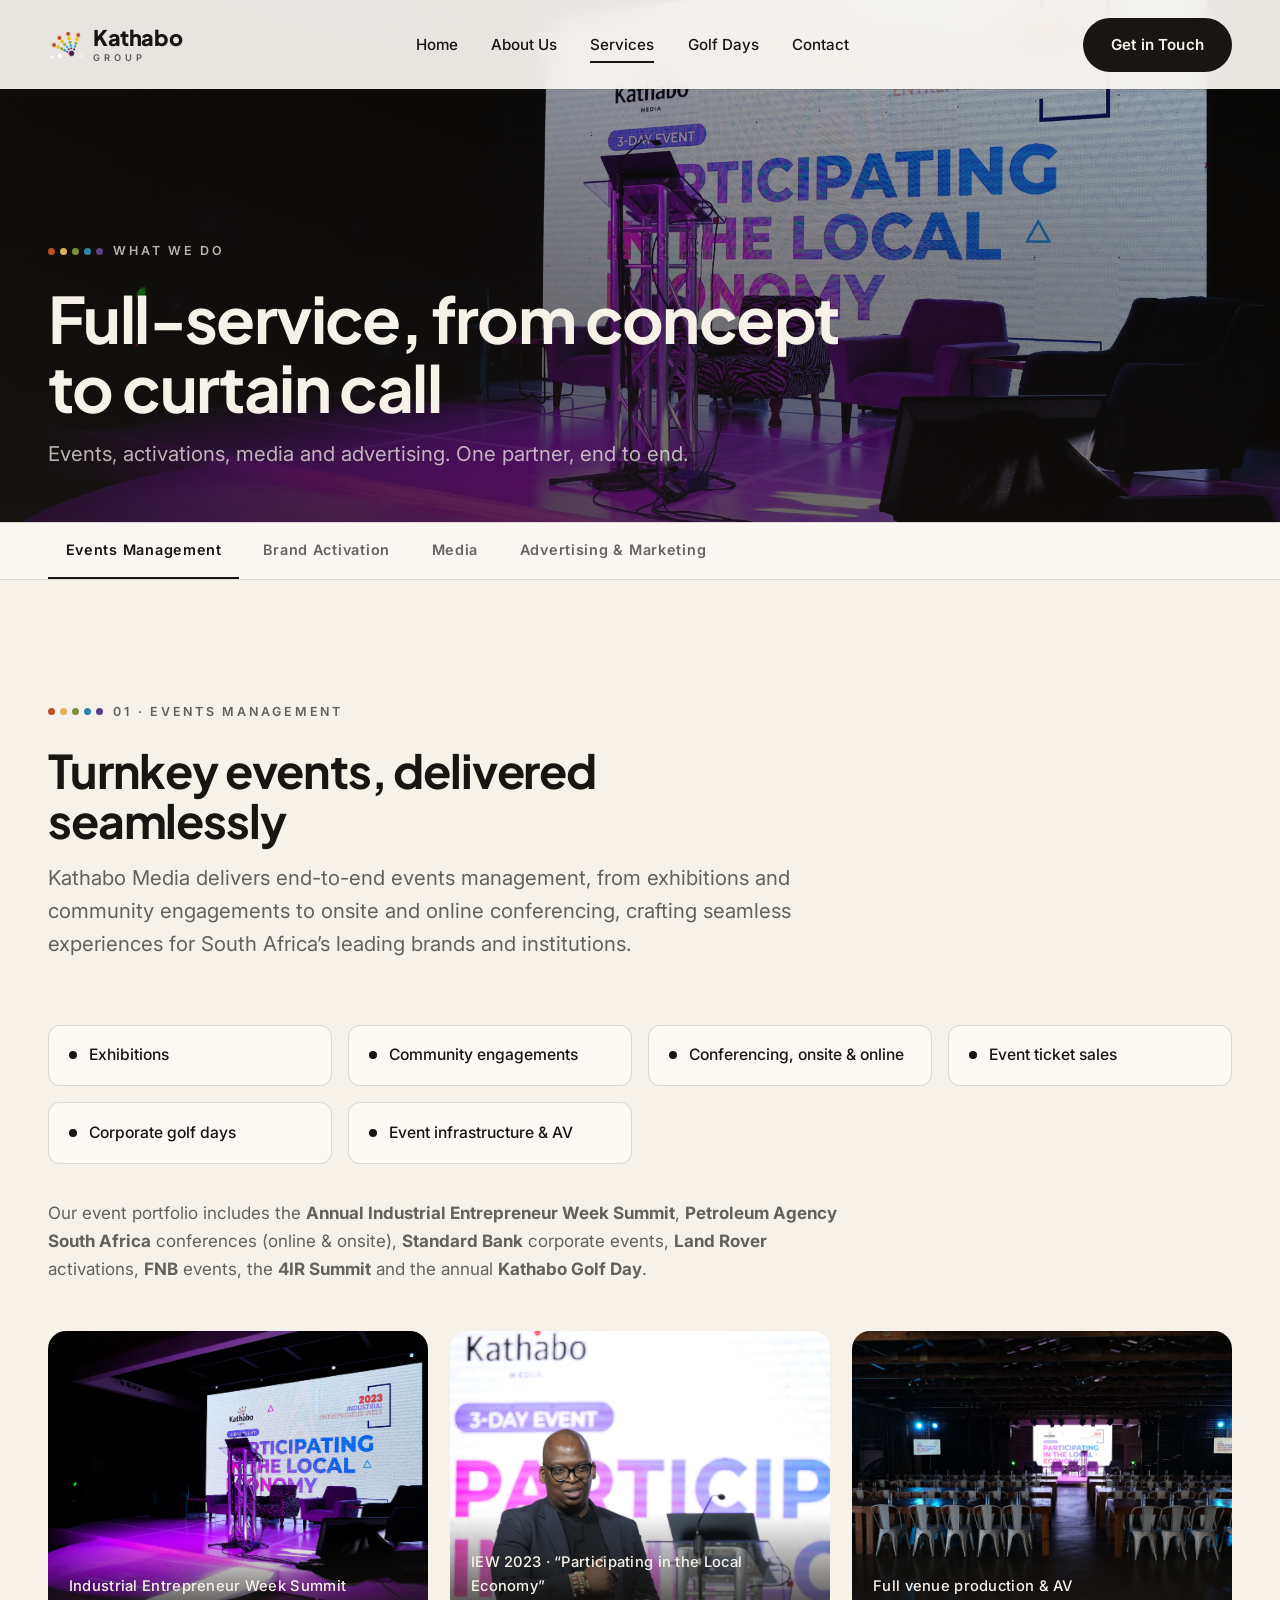
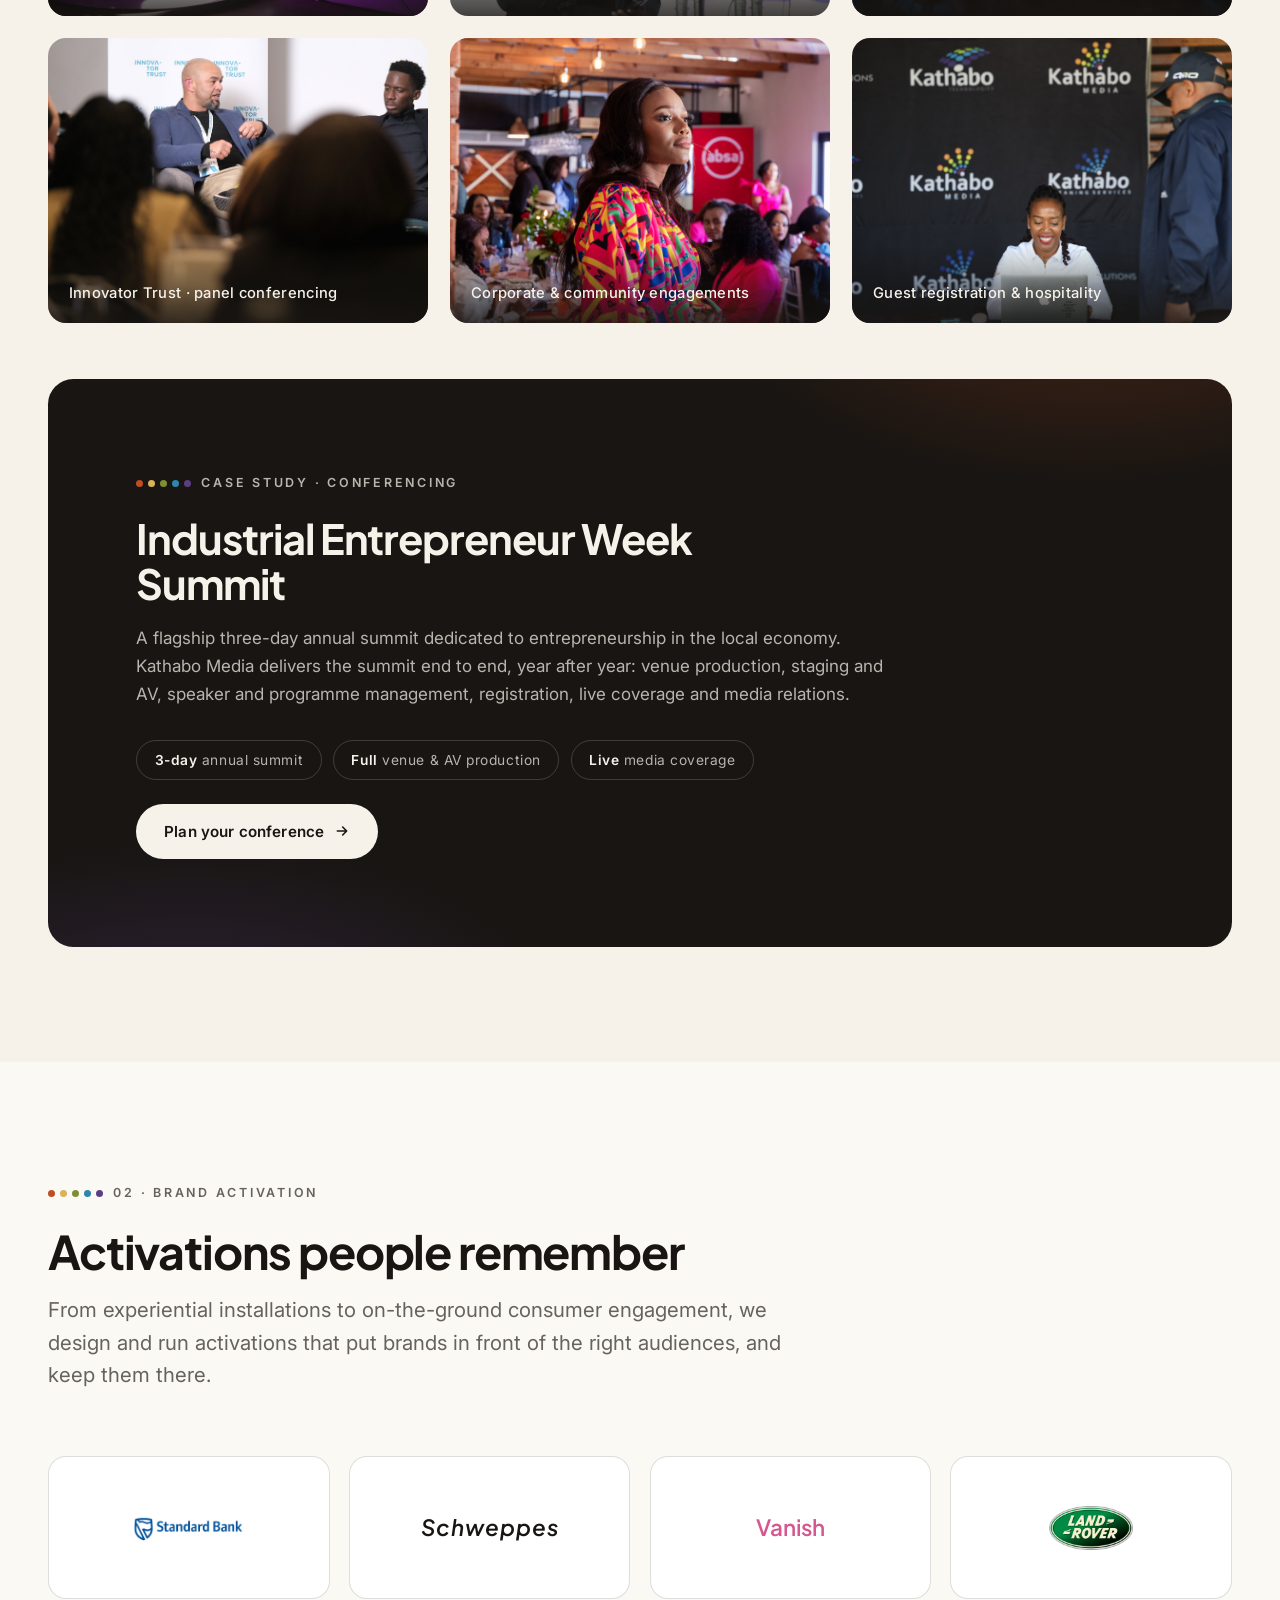
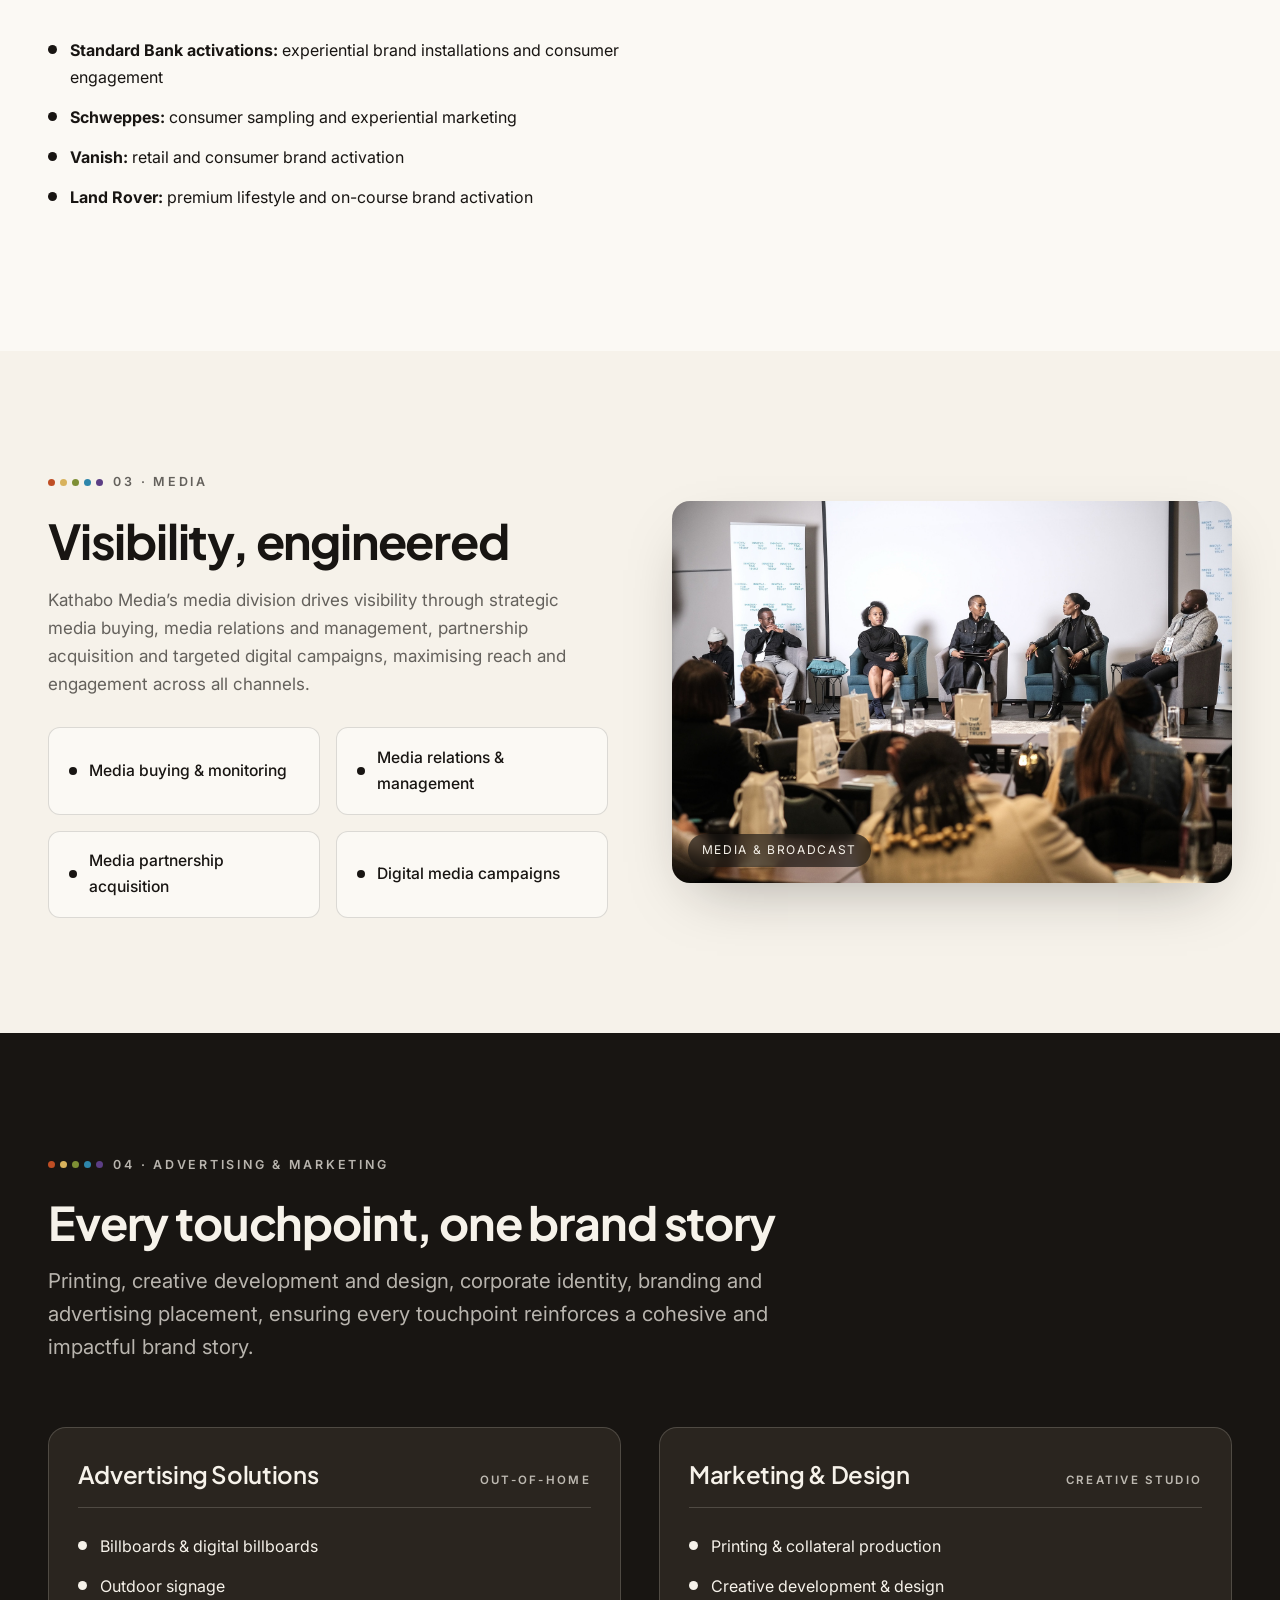
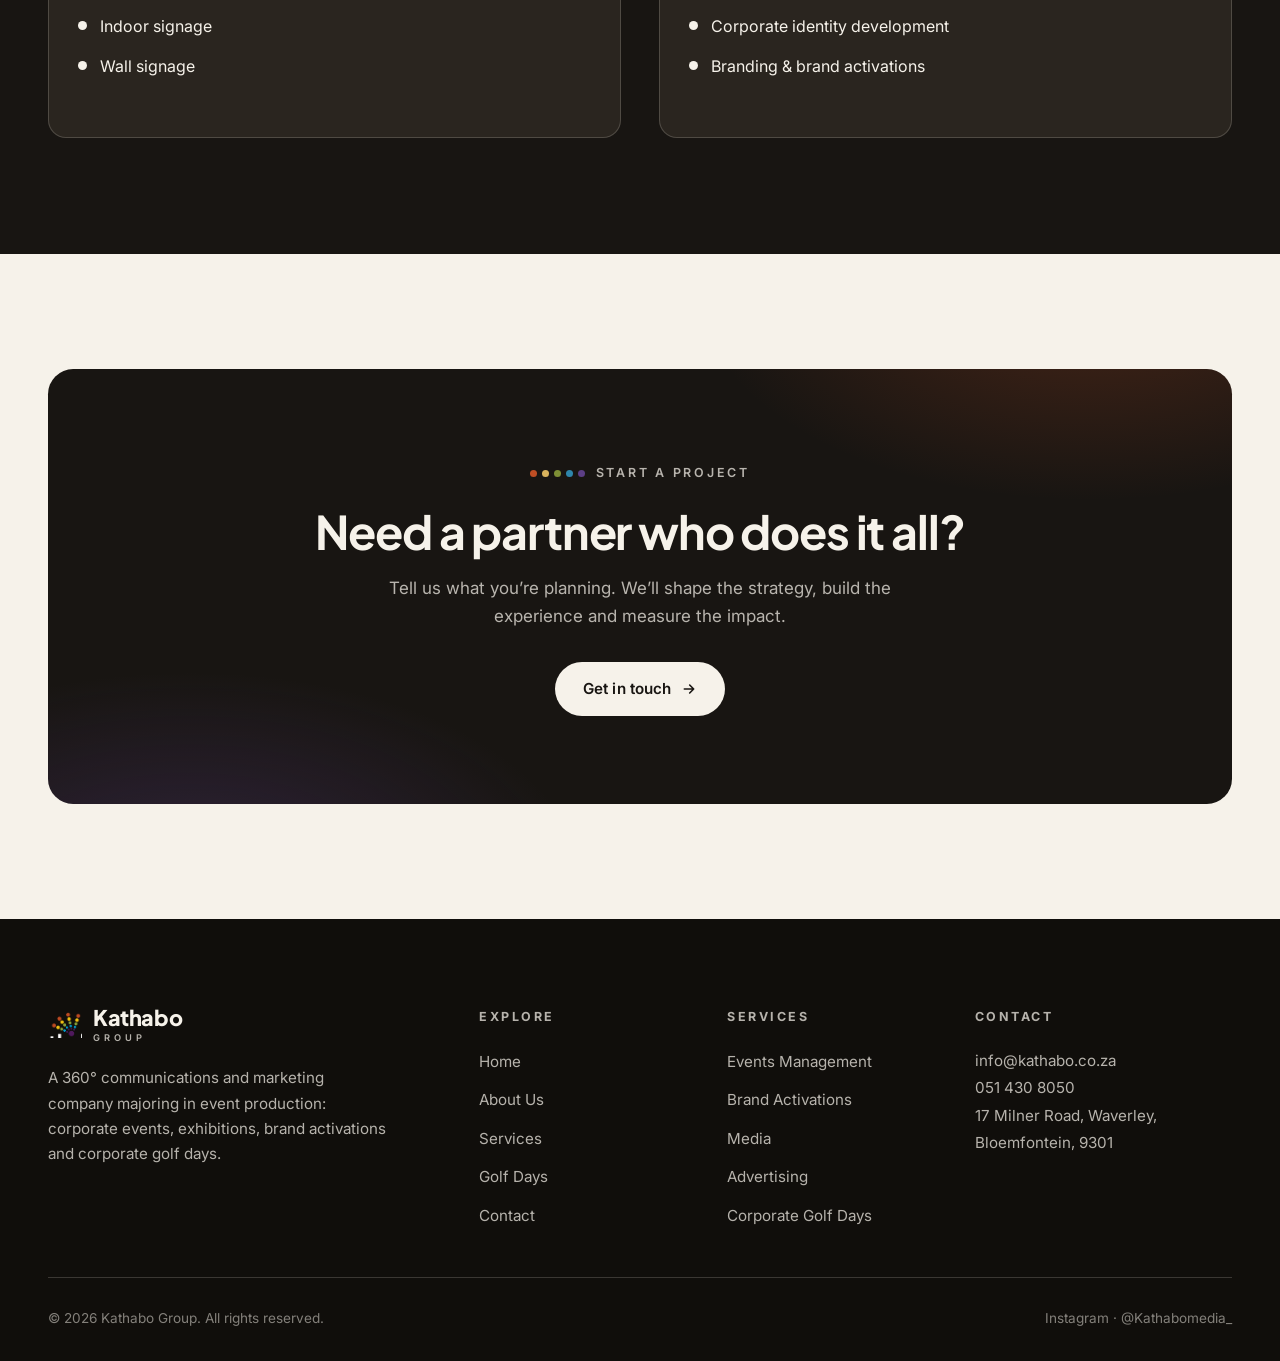
<file: services.html>
<!DOCTYPE html>
<html lang="en">
<head>
  <meta charset="UTF-8">
  <meta name="viewport" content="width=device-width, initial-scale=1.0">
  <title>Services | Kathabo Group: Events, Activations, Media &amp; Advertising</title>
  <meta name="description" content="Turnkey events management, brand activations, media buying and relations, advertising solutions and marketing: Kathabo Media's full 360° service offering.">
  <link rel="icon" type="image/png" href="assets/img/logos/favicon.png">
  <link rel="preconnect" href="https://fonts.googleapis.com">
  <link rel="preconnect" href="https://fonts.gstatic.com" crossorigin>
  <link href="https://fonts.googleapis.com/css2?family=Inter:wght@400;500;600;700&family=Plus+Jakarta+Sans:ital,wght@0,500;0,600;0,700;0,800;1,600&display=swap" rel="stylesheet">
  <link rel="stylesheet" href="assets/css/styles.css">
</head>
<body>

<header class="site-header solid">
  <div class="wrap bar">
    <a class="brand" href="index.html" aria-label="Kathabo Group home">
      <img src="assets/img/logos/kathabo-mark.png" alt="">
      <span class="word">Kathabo<small>Group</small></span>
    </a>
    <nav class="nav-links" aria-label="Primary">
      <a href="index.html">Home</a>
      <a href="about.html">About Us</a>
      <a href="services.html" class="active">Services</a>
      <a href="golf.html">Golf Days</a>
      <a href="contact.html">Contact</a>
    </nav>
    <a class="btn btn-ink" href="contact.html">Get in Touch</a>
    <button class="nav-toggle" aria-label="Open menu" aria-expanded="false">
      <span></span><span></span><span></span>
    </button>
  </div>
</header>

<div class="mobile-menu" id="mobileMenu">
  <a href="index.html">Home</a>
  <a href="about.html">About Us</a>
  <a href="services.html" class="active">Services</a>
  <a href="golf.html">Golf Days</a>
  <a href="contact.html">Contact</a>
  <span class="dots" aria-hidden="true"><i></i><i></i><i></i><i></i><i></i></span>
</div>

<main>

  <!-- ============ PAGE HERO ============ -->
  <section class="page-hero">
    <img class="bg" src="assets/img/events/iew-stage.jpg" alt="">
    <div class="wrap">
      <span class="eyebrow"><span class="dots" aria-hidden="true"><i></i><i></i><i></i><i></i><i></i></span> What We Do</span>
      <h1>Full-service, from concept to curtain call</h1>
      <p class="lead">Events, activations, media and advertising. One partner, end to end.</p>
    </div>
  </section>

  <!-- ============ SERVICE SUB-NAV ============ -->
  <nav class="service-nav" aria-label="Services">
    <div class="wrap">
      <a href="#events">Events Management</a>
      <a href="#activations">Brand Activation</a>
      <a href="#media">Media</a>
      <a href="#advertising">Advertising &amp; Marketing</a>
    </div>
  </nav>

  <!-- ============ EVENTS MANAGEMENT ============ -->
  <section class="section service-block" id="events">
    <div class="wrap">
      <div class="section-head reveal">
        <span class="eyebrow"><span class="dots" aria-hidden="true"><i></i><i></i><i></i><i></i><i></i></span> 01 · Events Management</span>
        <h2>Turnkey events, delivered seamlessly</h2>
        <p class="lead">Kathabo Media delivers end-to-end events management, from exhibitions and community engagements to onsite and online conferencing, crafting seamless experiences for South Africa’s leading brands and institutions.</p>
      </div>

      <ul class="split-list reveal">
        <li>Exhibitions</li>
        <li>Community engagements</li>
        <li>Conferencing, onsite &amp; online</li>
        <li>Event ticket sales</li>
        <li>Corporate golf days</li>
        <li>Event infrastructure &amp; AV</li>
      </ul>

      <p class="reveal" style="margin-top:2.2rem; color:var(--muted); max-width:72ch;">Our event portfolio includes the <strong>Annual Industrial Entrepreneur Week Summit</strong>, <strong>Petroleum Agency South Africa</strong> conferences (online &amp; onsite), <strong>Standard Bank</strong> corporate events, <strong>Land Rover</strong> activations, <strong>FNB</strong> events, the <strong>4IR Summit</strong> and the annual <strong>Kathabo Golf Day</strong>.</p>

      <!-- Event photos (client request: pictures of the events at the bottom) -->
      <div class="mosaic" style="margin-top:3rem;">
        <figure class="reveal">
          <img src="assets/img/events/iew-stage.jpg" alt="Industrial Entrepreneur Week Summit main stage" loading="lazy">
          <figcaption>Industrial Entrepreneur Week Summit</figcaption>
        </figure>
        <figure class="reveal" style="--d:.08s;">
          <img src="assets/img/events/iew-speaker.jpg" alt="Speaker addressing the Industrial Entrepreneur Week 3-day event" loading="lazy">
          <figcaption>IEW 2023 · “Participating in the Local Economy”</figcaption>
        </figure>
        <figure class="reveal" style="--d:.16s;">
          <img src="assets/img/events/iew-venue.jpg" alt="Conference venue production for the IEW Summit" loading="lazy">
          <figcaption>Full venue production &amp; AV</figcaption>
        </figure>
        <figure class="reveal">
          <img src="assets/img/events/innovator-trust-panel.jpg" alt="Innovator Trust panel discussion" loading="lazy">
          <figcaption>Innovator Trust · panel conferencing</figcaption>
        </figure>
        <figure class="reveal" style="--d:.08s;">
          <img src="assets/img/events/absa-womens-event.jpg" alt="Corporate women's event with Absa branding" loading="lazy">
          <figcaption>Corporate &amp; community engagements</figcaption>
        </figure>
        <figure class="reveal" style="--d:.16s;">
          <img src="assets/img/events/kathabo-registration.jpg" alt="Kathabo branded registration desk with coordinator" loading="lazy">
          <figcaption>Guest registration &amp; hospitality</figcaption>
        </figure>
      </div>

      <!-- Mini case study -->
      <div class="cta-band reveal" style="margin-top:3.5rem; text-align:left;">
        <span class="eyebrow"><span class="dots" aria-hidden="true"><i></i><i></i><i></i><i></i><i></i></span> Case Study · Conferencing</span>
        <h2 style="margin-inline:0; font-size:clamp(1.7rem,3.4vw,2.6rem);">Industrial Entrepreneur Week Summit</h2>
        <p style="margin-inline:0; max-width:70ch;">A flagship three-day annual summit dedicated to entrepreneurship in the local economy. Kathabo Media delivers the summit end to end, year after year: venue production, staging and AV, speaker and programme management, registration, live coverage and media relations.</p>
        <div class="facts" style="justify-content:flex-start;">
          <span class="fact"><b>3-day</b> annual summit</span>
          <span class="fact"><b>Full</b> venue &amp; AV production</span>
          <span class="fact"><b>Live</b> media coverage</span>
        </div>
        <a class="btn btn-paper" href="contact.html">Plan your conference
          <svg width="16" height="16" viewBox="0 0 24 24" fill="none" stroke="currentColor" stroke-width="2.4" stroke-linecap="round" stroke-linejoin="round"><path d="M5 12h14M13 6l6 6-6 6"/></svg>
        </a>
      </div>
    </div>
  </section>

  <!-- ============ BRAND ACTIVATION ============ -->
  <section class="section on-cream service-block" id="activations">
    <div class="wrap">
      <div class="section-head reveal">
        <span class="eyebrow"><span class="dots" aria-hidden="true"><i></i><i></i><i></i><i></i><i></i></span> 02 · Brand Activation</span>
        <h2>Activations people remember</h2>
        <p class="lead">From experiential installations to on-the-ground consumer engagement, we design and run activations that put brands in front of the right audiences, and keep them there.</p>
      </div>

      <div class="brand-chips reveal">
        <div class="brand-chip"><img src="assets/img/logos/standard-bank.png" alt="Standard Bank" class="pad" loading="lazy"></div>
        <div class="brand-chip"><span class="name schweppes">Schweppes</span></div>
        <div class="brand-chip"><span class="name vanish">Vanish</span></div>
        <div class="brand-chip"><img src="assets/img/logos/land-rover.png" alt="Land Rover" loading="lazy"></div>
      </div>

      <ul class="checklist reveal" style="margin-top:2.4rem; max-width:640px;">
        <li><span><strong>Standard Bank activations:</strong> experiential brand installations and consumer engagement</span></li>
        <li><span><strong>Schweppes:</strong> consumer sampling and experiential marketing</span></li>
        <li><span><strong>Vanish:</strong> retail and consumer brand activation</span></li>
        <li><span><strong>Land Rover:</strong> premium lifestyle and on-course brand activation</span></li>
      </ul>
    </div>
  </section>

  <!-- ============ MEDIA ============ -->
  <section class="section service-block" id="media">
    <div class="wrap grid-2">
      <div class="reveal">
        <span class="eyebrow"><span class="dots" aria-hidden="true"><i></i><i></i><i></i><i></i><i></i></span> 03 · Media</span>
        <h2 class="display" style="font-size:clamp(2rem,4vw,3rem); margin-bottom:1.2rem;">Visibility, engineered</h2>
        <p style="color:var(--muted);">Kathabo Media’s media division drives visibility through strategic media buying, media relations and management, partnership acquisition and targeted digital campaigns, maximising reach and engagement across all channels.</p>
        <ul class="split-list">
          <li>Media buying &amp; monitoring</li>
          <li>Media relations &amp; management</li>
          <li>Media partnership acquisition</li>
          <li>Digital media campaigns</li>
        </ul>
      </div>
      <div class="feature reveal" style="--d:.15s;">
        <div class="pic">
          <img src="assets/img/events/conference-panel.jpg" alt="Broadcast panel discussion produced by Kathabo Media" loading="lazy">
          <span class="credit">Media &amp; broadcast</span>
        </div>
      </div>
    </div>
  </section>

  <!-- ============ ADVERTISING & MARKETING ============ -->
  <section class="section on-dark service-block" id="advertising">
    <div class="wrap">
      <div class="section-head reveal">
        <span class="eyebrow"><span class="dots" aria-hidden="true"><i></i><i></i><i></i><i></i><i></i></span> 04 · Advertising &amp; Marketing</span>
        <h2>Every touchpoint, one brand story</h2>
        <p class="lead">Printing, creative development and design, corporate identity, branding and advertising placement, ensuring every touchpoint reinforces a cohesive and impactful brand story.</p>
      </div>
      <div class="process">
        <div class="phase reveal" style="background:var(--ink-soft); border-color:var(--line-light);">
          <h3 style="border-color:var(--line-light);">Advertising Solutions <span class="tag">Out-of-home</span></h3>
          <ul class="checklist">
            <li>Billboards &amp; digital billboards</li>
            <li>Outdoor signage</li>
            <li>Indoor signage</li>
            <li>Wall signage</li>
          </ul>
        </div>
        <div class="phase reveal" style="--d:.12s; background:var(--ink-soft); border-color:var(--line-light);">
          <h3 style="border-color:var(--line-light);">Marketing &amp; Design <span class="tag">Creative studio</span></h3>
          <ul class="checklist">
            <li>Printing &amp; collateral production</li>
            <li>Creative development &amp; design</li>
            <li>Corporate identity development</li>
            <li>Branding &amp; brand activations</li>
          </ul>
        </div>
      </div>
    </div>
  </section>

  <!-- ============ CTA ============ -->
  <section class="section">
    <div class="wrap">
      <div class="cta-band reveal">
        <span class="eyebrow"><span class="dots" aria-hidden="true"><i></i><i></i><i></i><i></i><i></i></span> Start a Project</span>
        <h2>Need a partner who does it all?</h2>
        <p>Tell us what you’re planning. We’ll shape the strategy, build the experience and measure the impact.</p>
        <a class="btn btn-paper" href="contact.html">Get in touch
          <svg width="16" height="16" viewBox="0 0 24 24" fill="none" stroke="currentColor" stroke-width="2.4" stroke-linecap="round" stroke-linejoin="round"><path d="M5 12h14M13 6l6 6-6 6"/></svg>
        </a>
      </div>
    </div>
  </section>

</main>

<footer class="site-footer">
  <div class="wrap">
    <div class="footer-grid">
      <div>
        <a class="brand" href="index.html">
          <img src="assets/img/logos/kathabo-mark.png" alt="">
          <span class="word">Kathabo<small>Group</small></span>
        </a>
        <p class="about">A 360° communications and marketing company majoring in event production: corporate events, exhibitions, brand activations and corporate golf days.</p>
      </div>
      <div>
        <h4>Explore</h4>
        <ul>
          <li><a href="index.html">Home</a></li>
          <li><a href="about.html">About Us</a></li>
          <li><a href="services.html">Services</a></li>
          <li><a href="golf.html">Golf Days</a></li>
          <li><a href="contact.html">Contact</a></li>
        </ul>
      </div>
      <div>
        <h4>Services</h4>
        <ul>
          <li><a href="services.html#events">Events Management</a></li>
          <li><a href="services.html#activations">Brand Activations</a></li>
          <li><a href="services.html#media">Media</a></li>
          <li><a href="services.html#advertising">Advertising</a></li>
          <li><a href="golf.html">Corporate Golf Days</a></li>
        </ul>
      </div>
      <div>
        <h4>Contact</h4>
        <address>
          <a href="mailto:info@kathabo.co.za">info@kathabo.co.za</a><br>
          <a href="tel:+27514308050">051 430 8050</a><br>
          17 Milner Road, Waverley,<br>
          Bloemfontein, 9301
        </address>
      </div>
    </div>
    <div class="footer-bottom">
      <span>© <span id="year">2026</span> Kathabo Group. All rights reserved.</span>
      <span><a href="https://www.instagram.com/kathabomedia_/" rel="noopener" target="_blank">Instagram · @Kathabomedia_</a></span>
    </div>
  </div>
</footer>

<script src="assets/js/main.js"></script>
</body>
</html>
</file>
<file: assets/css/styles.css>
/* ============================================================
   Kathabo Group, kathabo.co.za
   Design system: warm editorial. Ivory paper, deep ink,
   monochrome ink accent, logo-dot colour moments. Plus Jakarta Sans + Inter.
   ============================================================ */

:root {
  --ink: #181512;
  --ink-soft: #2a251f;
  --paper: #f6f2ea;
  --cream: #fbf9f4;
  --white: #ffffff;
  --terracotta: #bf4e24;
  --olive: #7e8f35;
  --plum: #5c3e85;
  --sky: #2e86ab;
  --line: rgba(24, 21, 18, 0.14);
  --line-light: rgba(246, 242, 234, 0.18);
  --muted: rgba(24, 21, 18, 0.66);
  --muted-light: rgba(246, 242, 234, 0.72);
  --shadow: 0 24px 60px -24px rgba(24, 21, 18, 0.35);
  --radius: 18px;
  --font-display: "Plus Jakarta Sans", "Helvetica Neue", sans-serif;
  --font-body: "Inter", "Helvetica Neue", sans-serif;
  --gutter: clamp(1.25rem, 4vw, 3rem);
  --section: clamp(4rem, 9vw, 7.5rem);
}

* { margin: 0; padding: 0; box-sizing: border-box; }

html { scroll-behavior: smooth; }

body {
  font-family: var(--font-body);
  font-size: 1.0625rem;
  line-height: 1.65;
  color: var(--ink);
  background: var(--paper);
  -webkit-font-smoothing: antialiased;
  overflow-x: hidden;
}

img { max-width: 100%; display: block; }

a { color: inherit; text-decoration: none; }

ul { list-style: none; }

::selection { background: var(--ink); color: var(--paper); }

/* ---------- type ---------- */

h1, h2, .display {
  font-family: var(--font-display);
  font-weight: 700;
  line-height: 1.08;
  letter-spacing: -0.025em;
}

h3 {
  font-family: var(--font-display);
  font-weight: 600;
  line-height: 1.2;
  letter-spacing: -0.015em;
}

.eyebrow {
  display: inline-flex;
  align-items: center;
  gap: 0.65rem;
  font-size: 0.78rem;
  font-weight: 600;
  letter-spacing: 0.22em;
  text-transform: uppercase;
  color: var(--muted);
  margin-bottom: 1.4rem;
}

.on-dark .eyebrow,
.hero .eyebrow,
.page-hero:not(.plain) .eyebrow,
.cta-band .eyebrow { color: var(--muted-light); }

/* five-dot motif taken from the Kathabo mark */
.dots {
  display: inline-flex;
  gap: 5px;
  flex: none;
}
.dots i {
  width: 7px; height: 7px; border-radius: 50%;
  display: inline-block;
}
.dots i:nth-child(1) { background: var(--terracotta); }
.dots i:nth-child(2) { background: #d8b25c; }
.dots i:nth-child(3) { background: var(--olive); }
.dots i:nth-child(4) { background: var(--sky); }
.dots i:nth-child(5) { background: var(--plum); }

.lead {
  font-size: clamp(1.1rem, 1.6vw, 1.3rem);
  line-height: 1.6;
  color: var(--muted);
  max-width: 60ch;
}
.on-dark .lead { color: var(--muted-light); }

/* ---------- layout ---------- */

.wrap {
  width: min(1200px, 100% - var(--gutter) * 2);
  margin-inline: auto;
}

.section { padding-block: var(--section); }

.section-head { max-width: 780px; margin-bottom: clamp(2.5rem, 5vw, 4rem); }
.section-head h2 { font-size: clamp(1.85rem, 4vw, 2.9rem); margin-bottom: 1.1rem; }
.section-head.center { margin-inline: auto; text-align: center; }
.section-head.center .eyebrow { justify-content: center; }

.on-dark { background: var(--ink); color: var(--paper); }
.on-cream { background: var(--cream); }

.grid-2 {
  display: grid;
  grid-template-columns: repeat(auto-fit, minmax(min(420px, 100%), 1fr));
  gap: clamp(2rem, 5vw, 5rem);
  align-items: center;
}

/* ---------- header ---------- */

.site-header {
  position: fixed;
  inset: 0 0 auto 0;
  z-index: 80;
  transition: background 0.35s ease, box-shadow 0.35s ease;
}

.site-header .bar {
  display: flex;
  align-items: center;
  justify-content: space-between;
  gap: 1.5rem;
  padding-block: 1.1rem;
}

.site-header.scrolled,
.site-header.solid {
  background: rgba(251, 249, 244, 0.92);
  backdrop-filter: blur(14px);
  box-shadow: 0 1px 0 var(--line);
}

.brand {
  display: inline-flex;
  align-items: center;
  gap: 0.7rem;
}
.brand img { width: 34px; height: auto; }
.brand .word {
  font-family: var(--font-display);
  font-size: 1.35rem;
  font-weight: 800;
  letter-spacing: -0.02em;
  line-height: 1;
}
.brand .word small {
  display: block;
  font-family: var(--font-body);
  font-size: 0.58rem;
  font-weight: 600;
  letter-spacing: 0.42em;
  text-transform: uppercase;
  margin-top: 0.28rem;
  color: var(--muted);
}

/* header over hero (transparent) renders light text */
.site-header.overlay:not(.scrolled) { color: var(--paper); }
.site-header.overlay:not(.scrolled) .brand .word small { color: var(--muted-light); }
.site-header.overlay:not(.scrolled) .nav-links a::after { background: var(--paper); }
.site-header.overlay:not(.scrolled) .btn-ink { background: var(--paper); color: var(--ink); }

.nav-links {
  display: flex;
  align-items: center;
  gap: clamp(1.2rem, 2.6vw, 2.2rem);
  font-size: 0.95rem;
  font-weight: 500;
}
.nav-links a {
  position: relative;
  padding-block: 0.35rem;
}
.nav-links a::after {
  content: "";
  position: absolute;
  left: 0; bottom: 0;
  width: 100%; height: 2px;
  background: currentColor;
  transform: scaleX(0);
  transform-origin: right;
  transition: transform 0.3s ease;
}
.nav-links a:hover::after,
.nav-links a.active::after {
  transform: scaleX(1);
  transform-origin: left;
}

.btn {
  display: inline-flex;
  align-items: center;
  gap: 0.6rem;
  padding: 0.85rem 1.7rem;
  border-radius: 999px;
  font-weight: 600;
  font-size: 0.95rem;
  letter-spacing: 0.01em;
  border: 1.5px solid transparent;
  cursor: pointer;
  transition: transform 0.25s ease, background 0.25s ease, color 0.25s ease, border-color 0.25s ease;
}
.btn svg { transition: transform 0.25s ease; }
.btn:hover svg { transform: translateX(4px); }

.btn-paper { background: var(--paper); color: var(--ink); }
.btn-paper:hover { background: var(--white); transform: translateY(-2px); }

.btn-ink { background: var(--ink); color: var(--paper); }
.btn-ink:hover { background: var(--ink-soft); transform: translateY(-2px); }

.btn-ghost { border-color: currentColor; }
.btn-ghost:hover { background: var(--paper); color: var(--ink); border-color: var(--paper); transform: translateY(-2px); }

.btn-ghost-ink { border-color: var(--ink); color: var(--ink); }
.btn-ghost-ink:hover { background: var(--ink); color: var(--paper); transform: translateY(-2px); }

/* mobile nav */
.nav-toggle {
  color: inherit;
  display: none;
  flex-direction: column;
  gap: 5px;
  background: none;
  border: 0;
  padding: 6px 2px;
  cursor: pointer;
  z-index: 75;
}
.nav-toggle span {
  width: 26px; height: 2px;
  background: currentColor;
  transition: transform 0.3s ease, opacity 0.3s ease;
}

@media (max-width: 860px) {
  .nav-links, .site-header .btn { display: none; }
  .nav-toggle { display: flex; }

  .mobile-menu-open .nav-toggle span:nth-child(1) { transform: translateY(7px) rotate(45deg); }
  .mobile-menu-open .nav-toggle span:nth-child(2) { opacity: 0; }
  .mobile-menu-open .nav-toggle span:nth-child(3) { transform: translateY(-7px) rotate(-45deg); }
  .mobile-menu-open .nav-toggle { color: var(--paper); }
}

.mobile-menu {
  position: fixed;
  inset: 0;
  z-index: 70;
  background: var(--ink);
  color: var(--paper);
  display: grid;
  place-content: center;
  text-align: center;
  gap: 0.4rem;
  opacity: 0;
  visibility: hidden;
  transition: opacity 0.35s ease, visibility 0.35s ease;
}
.mobile-menu-open .mobile-menu { opacity: 1; visibility: visible; }
.mobile-menu a {
  font-family: var(--font-display);
  font-weight: 700;
  letter-spacing: -0.02em;
  font-size: clamp(1.9rem, 7.5vw, 2.6rem);
  padding: 0.45rem 1rem;
  display: inline-block;
  transition: color 0.25s ease;
}
.mobile-menu a:hover { opacity: 0.75; }
.mobile-menu a.active { text-decoration: underline; text-underline-offset: 10px; text-decoration-thickness: 2px; }
.mobile-menu .dots { justify-content: center; margin-top: 1.6rem; }
body.mobile-menu-open { overflow: hidden; }
body.mobile-menu-open .site-header { background: transparent; box-shadow: none; color: var(--paper); backdrop-filter: none; }
body.mobile-menu-open .site-header .brand .word small { color: var(--muted-light); }

/* ---------- hero (home slideshow) ---------- */

.hero {
  position: relative;
  min-height: 100svh;
  display: flex;
  align-items: flex-end;
  color: var(--paper);
  isolation: isolate;
  overflow: hidden;
}

.hero .slides, .hero .slide { position: absolute; inset: 0; }
.hero .slide {
  opacity: 0;
  transition: opacity 1.4s ease;
  z-index: -2;
}
.hero .slide img {
  width: 100%; height: 100%;
  object-fit: cover;
  transform: scale(1.08);
}
.hero .slide.active { opacity: 1; }
.hero .slide.active img { animation: kenburns 9s ease-out forwards; }

@keyframes kenburns {
  from { transform: scale(1.08); }
  to   { transform: scale(1.0); }
}

.hero::after {
  content: "";
  position: absolute; inset: 0;
  z-index: -1;
  background:
    linear-gradient(200deg, rgba(24,21,18,0.15) 0%, rgba(24,21,18,0.55) 62%, rgba(24,21,18,0.82) 100%);
}

.hero .wrap {
  padding-block: clamp(5rem, 12vh, 8rem) clamp(3.5rem, 9vh, 6rem);
}

.hero h1 {
  font-size: clamp(2.3rem, 5.8vw, 4.4rem);
  max-width: 16ch;
}
.hero p {
  margin-top: 1.4rem;
  max-width: 52ch;
  font-size: clamp(1.02rem, 1.5vw, 1.2rem);
  color: var(--muted-light);
}

.hero .cta-row {
  display: flex;
  flex-wrap: wrap;
  gap: 1rem;
  margin-top: 2.2rem;
}

/* ---------- text link ---------- */

.link-arrow {
  display: inline-flex;
  align-items: center;
  gap: 0.5rem;
  font-weight: 600;
  font-size: 0.98rem;
  text-decoration: underline;
  text-underline-offset: 5px;
  text-decoration-thickness: 1.5px;
  transition: opacity 0.25s ease, gap 0.25s ease;
}
.link-arrow:hover { opacity: 0.75; gap: 0.75rem; }

/* ---------- inner page hero ---------- */

.page-hero {
  position: relative;
  display: flex;
  align-items: flex-end;
  min-height: clamp(380px, 58vh, 560px);
  color: var(--paper);
  isolation: isolate;
  overflow: hidden;
}
.page-hero img.bg {
  position: absolute; inset: 0;
  width: 100%; height: 100%;
  object-fit: cover;
  z-index: -2;
}
.page-hero::after {
  content: "";
  position: absolute; inset: 0; z-index: -1;
  background: linear-gradient(200deg, rgba(24,21,18,0.2) 0%, rgba(24,21,18,0.66) 70%, rgba(24,21,18,0.85) 100%);
}
.page-hero .wrap { padding-block: 7rem 3.2rem; }
.page-hero h1 { font-size: clamp(2.2rem, 5.2vw, 4rem); max-width: 18ch; }
.page-hero p { margin-top: 1rem; max-width: 56ch; color: var(--muted-light); }

/* plain (no photo) page hero */
.page-hero.plain {
  color: var(--ink);
  min-height: 0;
  background:
    radial-gradient(1200px 420px at 85% -10%, rgba(24,21,18,0.05), transparent 65%),
    var(--paper);
}
.page-hero.plain::after { display: none; }
.page-hero.plain p { color: var(--muted); }

/* ---------- compact stat row ---------- */

.stat-row {
  display: flex;
  flex-wrap: wrap;
  gap: 1rem 2.6rem;
  margin-top: 2.4rem;
  padding-top: 1.8rem;
  border-top: 1px solid var(--line);
}
.stat-row div { min-width: 96px; }
.stat-row div::before {
  content: "";
  display: block;
  width: 9px; height: 9px;
  border-radius: 50%;
  margin-bottom: 0.55rem;
  background: var(--terracotta);
}
.stat-row div:nth-child(2)::before { background: var(--olive); }
.stat-row div:nth-child(3)::before { background: var(--sky); }
.stat-row div:nth-child(4)::before { background: var(--plum); }
.stat-row b {
  display: block;
  font-family: var(--font-display);
  font-size: 1.55rem;
  font-weight: 700;
  letter-spacing: -0.02em;
}
.stat-row span {
  font-size: 0.72rem;
  font-weight: 600;
  letter-spacing: 0.14em;
  text-transform: uppercase;
  color: var(--muted);
}

/* ---------- pillar cards (home services) ---------- */

.pillars {
  display: grid;
  grid-template-columns: repeat(auto-fit, minmax(min(320px, 100%), 1fr));
  gap: clamp(1.2rem, 2.5vw, 2rem);
}
.pillar {
  position: relative;
  border-radius: var(--radius);
  overflow: hidden;
  background: var(--ink);
  color: var(--paper);
  min-height: 460px;
  display: flex;
  align-items: flex-end;
  isolation: isolate;
  transition: transform 0.35s ease, box-shadow 0.35s ease;
}
.pillar:hover { transform: translateY(-8px); box-shadow: var(--shadow); }
.pillar img {
  position: absolute; inset: 0;
  width: 100%; height: 100%;
  object-fit: cover;
  z-index: -2;
  transition: transform 0.6s ease;
}
.pillar:hover img { transform: scale(1.05); }
.pillar::after {
  content: "";
  position: absolute; inset: 0; z-index: -1;
  background: linear-gradient(185deg, rgba(24,21,18,0.22) 0%, rgba(24,21,18,0.55) 45%, rgba(24,21,18,0.93) 100%);
}
.pillar .body { padding: 1.8rem; width: 100%; }
.pillar .num {
  width: 36px; height: 36px;
  border-radius: 50%;
  display: grid;
  place-items: center;
  font-family: var(--font-display);
  font-weight: 700;
  font-size: 0.82rem;
  color: var(--paper);
  background: var(--terracotta);
}
.pillar:nth-child(2) .num { background: var(--sky); }
.pillar:nth-child(3) .num { background: var(--plum); }
.pillar h3 { font-size: 1.7rem; margin: 0.5rem 0 0.6rem; }
.pillar p { font-size: 0.95rem; color: var(--muted-light); }
.pillar .more {
  display: inline-flex;
  align-items: center;
  gap: 0.5rem;
  margin-top: 1rem;
  font-weight: 600;
  font-size: 0.9rem;
  color: var(--paper);
  text-decoration: underline;
  text-underline-offset: 4px;
}

/* ---------- feature split (case study/founder) ---------- */

.feature {
  display: grid;
  grid-template-columns: repeat(auto-fit, minmax(min(420px, 100%), 1fr));
  gap: clamp(2.5rem, 6vw, 5.5rem);
  align-items: center;
}
.feature .pic {
  border-radius: var(--radius);
  overflow: hidden;
  box-shadow: var(--shadow);
  position: relative;
}
.feature .pic img { width: 100%; height: 100%; object-fit: cover; }
.feature .pic .credit {
  position: absolute;
  left: 1rem; bottom: 1rem;
  font-size: 0.75rem;
  letter-spacing: 0.14em;
  text-transform: uppercase;
  background: rgba(24,21,18,0.65);
  color: var(--paper);
  padding: 0.4rem 0.85rem;
  border-radius: 999px;
  backdrop-filter: blur(6px);
}
.feature h2 { font-size: clamp(1.8rem, 3.6vw, 2.7rem); margin-bottom: 1.2rem; }
.feature .body > p { margin-bottom: 1.1rem; color: var(--muted); }
.on-dark .feature .body > p { color: var(--muted-light); }

.checklist { display: grid; gap: 0.85rem; margin: 1.6rem 0; }
.checklist li {
  display: flex;
  gap: 0.8rem;
  align-items: flex-start;
  font-size: 1rem;
}
.checklist li::before {
  content: "";
  flex: none;
  width: 9px; height: 9px;
  border-radius: 50%;
  background: var(--ink);
  margin-top: 0.5em;
}
.on-dark .checklist li::before { background: var(--paper); }

/* case-study fact chips */
.facts {
  display: flex;
  flex-wrap: wrap;
  gap: 0.7rem;
  margin: 1.5rem 0;
}
.fact {
  border: 1px solid var(--line-light);
  border-radius: 999px;
  padding: 0.5rem 1.1rem;
  font-size: 0.86rem;
  letter-spacing: 0.04em;
  color: var(--muted-light);
}
.fact b { color: var(--paper); font-weight: 600; }
.light .fact { border-color: var(--line); color: var(--muted); }
.light .fact b { color: var(--ink); }

/* ---------- logo marquee ---------- */

.marquee {
  overflow: hidden;
  -webkit-mask-image: linear-gradient(90deg, transparent, #000 10%, #000 90%, transparent);
  mask-image: linear-gradient(90deg, transparent, #000 10%, #000 90%, transparent);
}
.marquee-track {
  display: flex;
  width: max-content;
  animation: marquee 36s linear infinite;
}
.logo-set {
  flex: none;
  display: flex;
  align-items: center;
  gap: clamp(3rem, 7vw, 5rem);
  padding-right: clamp(3rem, 7vw, 5rem);
}
@keyframes marquee {
  to { transform: translateX(-50%); }
}
@media (prefers-reduced-motion: reduce) {
  .marquee-track { animation: none; width: auto; flex-wrap: wrap; justify-content: center; }
  .logo-set:last-child { display: none; }
  .marquee { mask-image: none; -webkit-mask-image: none; }
}

/* ---------- logos ---------- */

.logo-row {
  display: flex;
  flex-wrap: wrap;
  align-items: center;
  justify-content: center;
  gap: clamp(2rem, 6vw, 4.5rem);
}
.logo-row img,
.logo-set img {
  height: clamp(30px, 4.5vw, 46px);
  width: auto;
  filter: grayscale(1) opacity(0.62);
  mix-blend-mode: multiply;
  transition: filter 0.3s ease, transform 0.3s ease;
}
.logo-row img:hover,
.logo-set img:hover { filter: grayscale(0) opacity(1); transform: translateY(-3px); }
/* normalise logos whose source files carry large padding */
.logo-row img.lg,
.logo-set img.lg { height: clamp(48px, 7vw, 78px); }
.logo-row img.md,
.logo-set img.md { height: clamp(38px, 5.5vw, 60px); }

/* ---------- CTA band ---------- */

.cta-band {
  position: relative;
  border-radius: calc(var(--radius) * 1.4);
  overflow: hidden;
  background: var(--ink);
  color: var(--paper);
  padding: clamp(3rem, 7vw, 5.5rem);
  text-align: center;
  isolation: isolate;
}
.cta-band::before {
  content: "";
  position: absolute;
  inset: 0;
  z-index: -1;
  background:
    radial-gradient(560px 300px at 12% 118%, rgba(92, 62, 133, 0.35), transparent 70%),
    radial-gradient(560px 300px at 88% -18%, rgba(191, 78, 36, 0.28), transparent 70%);
}

.cta-band h2 { font-size: clamp(1.85rem, 4vw, 2.9rem); max-width: 22ch; margin-inline: auto; }
.cta-band p { margin: 1.1rem auto 2rem; max-width: 52ch; color: var(--muted-light); }

/* ---------- event mosaic (services) ---------- */

.mosaic {
  display: grid;
  grid-template-columns: repeat(auto-fill, minmax(min(300px, 100%), 1fr));
  gap: 1.4rem;
}
.mosaic figure {
  border-radius: var(--radius);
  overflow: hidden;
  position: relative;
  aspect-ratio: 4 / 3;
  background: var(--ink);
}
.mosaic figure.tall { aspect-ratio: 3 / 3.6; }
.mosaic img {
  width: 100%; height: 100%;
  object-fit: cover;
  transition: transform 0.55s ease;
}
.mosaic figure:hover img { transform: scale(1.05); }
.mosaic figcaption {
  position: absolute;
  inset: auto 0 0 0;
  padding: 2.2rem 1.3rem 1.1rem;
  background: linear-gradient(to top, rgba(24,21,18,0.82), transparent);
  color: var(--paper);
  font-size: 0.92rem;
  font-weight: 500;
  letter-spacing: 0.02em;
}

/* ---------- service sections ---------- */

.service-nav {
  position: sticky;
  top: 68px;
  z-index: 40;
  background: rgba(251, 249, 244, 0.92);
  backdrop-filter: blur(14px);
  border-block: 1px solid var(--line);
  overflow-x: auto;
  scrollbar-width: none;
}
.service-nav::-webkit-scrollbar { display: none; }
.service-nav .wrap {
  display: flex;
  gap: 0.4rem;
}
.service-nav a {
  flex: none;
  padding: 0.95rem 1.1rem;
  font-size: 0.9rem;
  font-weight: 600;
  letter-spacing: 0.05em;
  color: var(--muted);
  border-bottom: 2px solid transparent;
  transition: color 0.25s ease, border-color 0.25s ease;
}
.service-nav a:hover, .service-nav a.active { color: var(--ink); border-color: var(--ink); }

@media (max-width: 680px) {
  .service-nav { position: static; background: none; border-block: 0; overflow: visible; padding-block: 1.1rem 0.2rem; }
  .service-nav .wrap { display: grid; grid-template-columns: 1fr 1fr; gap: 0.6rem; }
  .service-nav a {
    border: 1.5px solid var(--line);
    border-radius: 999px;
    text-align: center;
    padding: 0.72rem 0.4rem;
    font-size: 0.84rem;
    color: var(--ink);
  }
  .service-nav a.active { background: var(--ink); color: var(--paper); border-color: var(--ink); }
}

.service-block { scroll-margin-top: 130px; }

.split-list {
  display: grid;
  grid-template-columns: repeat(auto-fit, minmax(min(230px, 100%), 1fr));
  gap: 1rem;
  margin-top: 1.8rem;
}
.split-list li {
  background: var(--cream);
  border: 1px solid var(--line);
  border-radius: 12px;
  padding: 1.05rem 1.25rem;
  font-weight: 500;
  font-size: 0.98rem;
  display: flex;
  align-items: center;
  gap: 0.75rem;
}
.on-dark .split-list li { background: var(--ink-soft); border-color: var(--line-light); }
.split-list li::before {
  content: "";
  width: 8px; height: 8px;
  border-radius: 50%;
  background: var(--ink);
  flex: none;
}

/* brand chips (activations) */
.brand-chips {
  display: grid;
  grid-template-columns: repeat(auto-fit, minmax(min(210px, 100%), 1fr));
  gap: 1.2rem;
  margin-top: 2rem;
}
.brand-chip {
  border: 1px solid var(--line);
  border-radius: var(--radius);
  background: var(--white);
  min-height: 120px;
  display: grid;
  place-items: center;
  padding: 1.4rem;
  transition: transform 0.3s ease, box-shadow 0.3s ease;
}
.brand-chip:hover { transform: translateY(-4px); box-shadow: var(--shadow); }
.brand-chip img { max-height: 44px; width: auto; }
.brand-chip img.pad { max-height: 96px; }
.brand-chip .name {
  font-family: var(--font-display);
  font-size: 1.4rem;
  font-weight: 600;
}
.brand-chip .name.schweppes { letter-spacing: 0.04em; font-style: italic; }
.brand-chip .name.vanish { color: #d5578f; font-weight: 600; }

/* ---------- process (about) ---------- */

.process {
  display: grid;
  grid-template-columns: repeat(auto-fit, minmax(min(300px, 100%), 1fr));
  gap: clamp(1.4rem, 3vw, 2.4rem);
}
.phase {
  background: var(--cream);
  border: 1px solid var(--line);
  border-radius: var(--radius);
  padding: 2rem 1.8rem;
}
.phase > h3 {
  font-size: 1.5rem;
  padding-bottom: 1.1rem;
  margin-bottom: 1.3rem;
  border-bottom: 1px solid var(--line);
  display: flex;
  align-items: baseline;
  justify-content: space-between;
  gap: 1rem;
}
.phase > h3 .tag {
  font-family: var(--font-body);
  font-size: 0.72rem;
  font-weight: 600;
  letter-spacing: 0.2em;
  text-transform: uppercase;
  color: var(--muted);
}
.on-dark .phase > h3 .tag { color: var(--muted-light); }

.step { display: flex; gap: 1.1rem; padding-block: 0.85rem; }
.step .n {
  font-family: var(--font-display);
  font-weight: 700;
  color: var(--muted);
  font-size: 1rem;
  flex: none;
  width: 2ch;
}
.step h4 { font-size: 1.04rem; margin-bottom: 0.25rem; font-weight: 600; }
.step p { font-size: 0.92rem; color: var(--muted); }

/* ---------- golf timeline ---------- */

.golf-days { display: grid; gap: 0; border-top: 1px solid var(--line); }
.golf-day {
  display: grid;
  grid-template-columns: minmax(70px, 130px) 1fr auto;
  gap: 1.4rem;
  align-items: baseline;
  padding: 1.6rem 0.4rem;
  border-bottom: 1px solid var(--line);
  transition: background 0.25s ease, padding-left 0.25s ease;
}
.golf-day:hover { background: var(--cream); padding-left: 1rem; }
.golf-day .year {
  font-family: var(--font-display);
  font-weight: 700;
  font-size: 1.1rem;
  color: var(--muted);
}
.golf-day h3 { font-size: clamp(1.2rem, 2.3vw, 1.6rem); font-weight: 600; }
.golf-day p { color: var(--muted); font-size: 0.95rem; margin-top: 0.25rem; }
.golf-day .badge {
  font-size: 0.72rem;
  font-weight: 600;
  letter-spacing: 0.16em;
  text-transform: uppercase;
  border: 1px solid var(--line);
  color: var(--muted);
  padding: 0.35rem 0.8rem;
  border-radius: 999px;
  white-space: nowrap;
}
@media (max-width: 640px) {
  .golf-day { grid-template-columns: 1fr; gap: 0.3rem; }
  .golf-day .badge { justify-self: start; margin-top: 0.5rem; }
}

/* ---------- gallery ---------- */

.filter-row {
  display: flex;
  flex-wrap: wrap;
  gap: 0.6rem;
  margin-bottom: 2.2rem;
}
.filter-btn {
  border: 1.5px solid var(--line);
  background: transparent;
  color: var(--ink);
  font-family: var(--font-body);
  font-size: 0.9rem;
  font-weight: 600;
  padding: 0.6rem 1.3rem;
  border-radius: 999px;
  cursor: pointer;
  transition: background 0.25s ease, color 0.25s ease, border-color 0.25s ease;
}
.filter-btn:hover { border-color: var(--ink); }
.filter-btn.active { background: var(--ink); color: var(--paper); border-color: var(--ink); }

.gallery {
  display: grid;
  grid-template-columns: repeat(auto-fill, minmax(min(280px, 100%), 1fr));
  grid-auto-rows: 240px;
  grid-auto-flow: dense;
  gap: 1.1rem;
}
.gallery a {
  position: relative;
  border-radius: 14px;
  overflow: hidden;
  display: block;
  background: var(--ink);
  cursor: zoom-in;
}
.gallery a.wide { grid-column: span 2; }
.gallery a.tall { grid-row: span 2; }
@media (max-width: 680px) { .gallery a.wide { grid-column: span 1; } }
.gallery img {
  width: 100%; height: 100%;
  object-fit: cover;
  transition: transform 0.55s ease;
}
.gallery a:hover img { transform: scale(1.06); }
.gallery a::after {
  content: attr(data-label);
  position: absolute;
  inset: auto 0 0 0;
  padding: 2rem 1rem 0.85rem;
  font-size: 0.82rem;
  font-weight: 500;
  letter-spacing: 0.03em;
  color: var(--paper);
  background: linear-gradient(to top, rgba(24,21,18,0.78), transparent);
  opacity: 0;
  transition: opacity 0.35s ease;
}
.gallery a:hover::after { opacity: 1; }
.gallery a.hidden { display: none; }

/* touch devices get permanent captions (no hover available) */
@media (max-width: 640px) {
  .pillar { min-height: 400px; }
  .hero .wrap { padding-bottom: 4.5rem; }
}

@media (hover: none) {
  .gallery a::after { opacity: 1; }
  .mosaic figure img { transform: none !important; }
}

/* lightbox */
.lightbox {
  position: fixed;
  inset: 0;
  z-index: 90;
  background: rgba(13, 11, 9, 0.94);
  display: grid;
  place-items: center;
  padding: clamp(1rem, 4vw, 3rem);
  opacity: 0;
  visibility: hidden;
  transition: opacity 0.3s ease, visibility 0.3s ease;
}
.lightbox.open { opacity: 1; visibility: visible; }
.lightbox img {
  max-width: 100%;
  max-height: 82vh;
  border-radius: 10px;
  box-shadow: 0 40px 120px -20px rgba(0,0,0,0.7);
}
.lightbox .caption {
  position: absolute;
  bottom: clamp(1rem, 4vw, 2.4rem);
  left: 50%;
  transform: translateX(-50%);
  color: var(--muted-light);
  font-size: 0.9rem;
  letter-spacing: 0.06em;
  text-align: center;
  width: 90%;
}
.lightbox button {
  position: absolute;
  background: rgba(246,242,234,0.08);
  border: 1px solid rgba(246,242,234,0.25);
  color: var(--paper);
  width: 48px; height: 48px;
  border-radius: 50%;
  font-size: 1.15rem;
  cursor: pointer;
  display: grid;
  place-items: center;
  transition: background 0.25s ease;
}
.lightbox button:hover { background: rgba(246,242,234,0.2); }
.lightbox .close { top: 1.2rem; right: 1.2rem; }
.lightbox .prev { left: 1rem; top: 50%; transform: translateY(-50%); }
.lightbox .next { right: 1rem; top: 50%; transform: translateY(-50%); }

/* ---------- contact ---------- */

.contact-grid {
  display: grid;
  grid-template-columns: repeat(auto-fit, minmax(min(380px, 100%), 1fr));
  gap: clamp(2.5rem, 6vw, 5rem);
  align-items: start;
}

.contact-card { display: grid; gap: 1.7rem; }
.contact-item { display: flex; gap: 1.1rem; align-items: flex-start; }
.contact-item .ico {
  flex: none;
  width: 46px; height: 46px;
  border-radius: 50%;
  border: 1px solid var(--line);
  display: grid;
  place-items: center;
  color: var(--ink);
  background: var(--cream);
}
.contact-item h3 { font-size: 1.05rem; font-family: var(--font-body); font-weight: 700; letter-spacing: 0.02em; }
.contact-item p, .contact-item a { color: var(--muted); font-size: 0.98rem; }
.contact-item a:hover { text-decoration: underline; text-underline-offset: 3px; }

.form-card {
  background: var(--white);
  border: 1px solid var(--line);
  border-radius: calc(var(--radius) * 1.2);
  padding: clamp(1.8rem, 4vw, 2.8rem);
  box-shadow: var(--shadow);
}
.form-grid { display: grid; grid-template-columns: 1fr 1fr; gap: 1.1rem; }
.form-grid .full { grid-column: 1 / -1; }
@media (max-width: 560px) { .form-grid { grid-template-columns: 1fr; } }

.field label {
  display: block;
  font-size: 0.78rem;
  font-weight: 700;
  letter-spacing: 0.12em;
  text-transform: uppercase;
  color: var(--muted);
  margin-bottom: 0.45rem;
}
.field input, .field textarea {
  width: 100%;
  border: 1.5px solid var(--line);
  border-radius: 10px;
  background: var(--cream);
  padding: 0.85rem 1rem;
  font-family: var(--font-body);
  font-size: 1rem;
  color: var(--ink);
  transition: border-color 0.25s ease, background 0.25s ease;
}
.field input:focus, .field textarea:focus {
  outline: none;
  border-color: var(--ink);
  background: var(--white);
}
.field textarea { min-height: 150px; resize: vertical; }
.form-note { font-size: 0.85rem; color: var(--muted); margin-top: 1rem; }

/* ---------- footer ---------- */

.site-footer {
  background: #100e0b;
  color: var(--paper);
  padding: clamp(3.5rem, 7vw, 5.5rem) 0 2rem;
}
.footer-grid {
  display: grid;
  grid-template-columns: 2fr 1fr 1fr 1.4fr;
  gap: clamp(2rem, 5vw, 4rem);
  padding-bottom: 3rem;
  border-bottom: 1px solid var(--line-light);
}
@media (max-width: 900px) { .footer-grid { grid-template-columns: 1fr 1fr; } }
@media (max-width: 560px) { .footer-grid { grid-template-columns: 1fr; } }

.site-footer .brand .word small { color: var(--muted-light); }
.site-footer .about { margin-top: 1.2rem; max-width: 34ch; color: var(--muted-light); font-size: 0.95rem; }

.site-footer h4 {
  font-size: 0.78rem;
  font-weight: 700;
  letter-spacing: 0.2em;
  text-transform: uppercase;
  color: var(--muted-light);
  margin-bottom: 1.2rem;
}
.site-footer ul { display: grid; gap: 0.65rem; }
.site-footer ul a, .site-footer address {
  color: var(--muted-light);
  font-size: 0.95rem;
  font-style: normal;
  transition: color 0.25s ease;
}
.site-footer ul a:hover { color: var(--paper); }
.site-footer address { line-height: 1.8; }

.footer-bottom {
  display: flex;
  flex-wrap: wrap;
  justify-content: space-between;
  gap: 1rem;
  padding-top: 1.8rem;
  font-size: 0.85rem;
  color: rgba(246,242,234,0.5);
}

/* ---------- reveal on scroll ---------- */

.reveal {
  opacity: 0;
  transform: translateY(28px);
  transition: opacity 0.8s ease, transform 0.8s cubic-bezier(0.22, 1, 0.36, 1);
  transition-delay: var(--d, 0s);
}
.reveal.in { opacity: 1; transform: none; }

@media (prefers-reduced-motion: reduce) {
  *, *::before, *::after {
    animation-duration: 0.01ms !important;
    animation-iteration-count: 1 !important;
    transition-duration: 0.01ms !important;
  }
  html { scroll-behavior: auto; }
  .reveal { opacity: 1; transform: none; }
}
</file>
